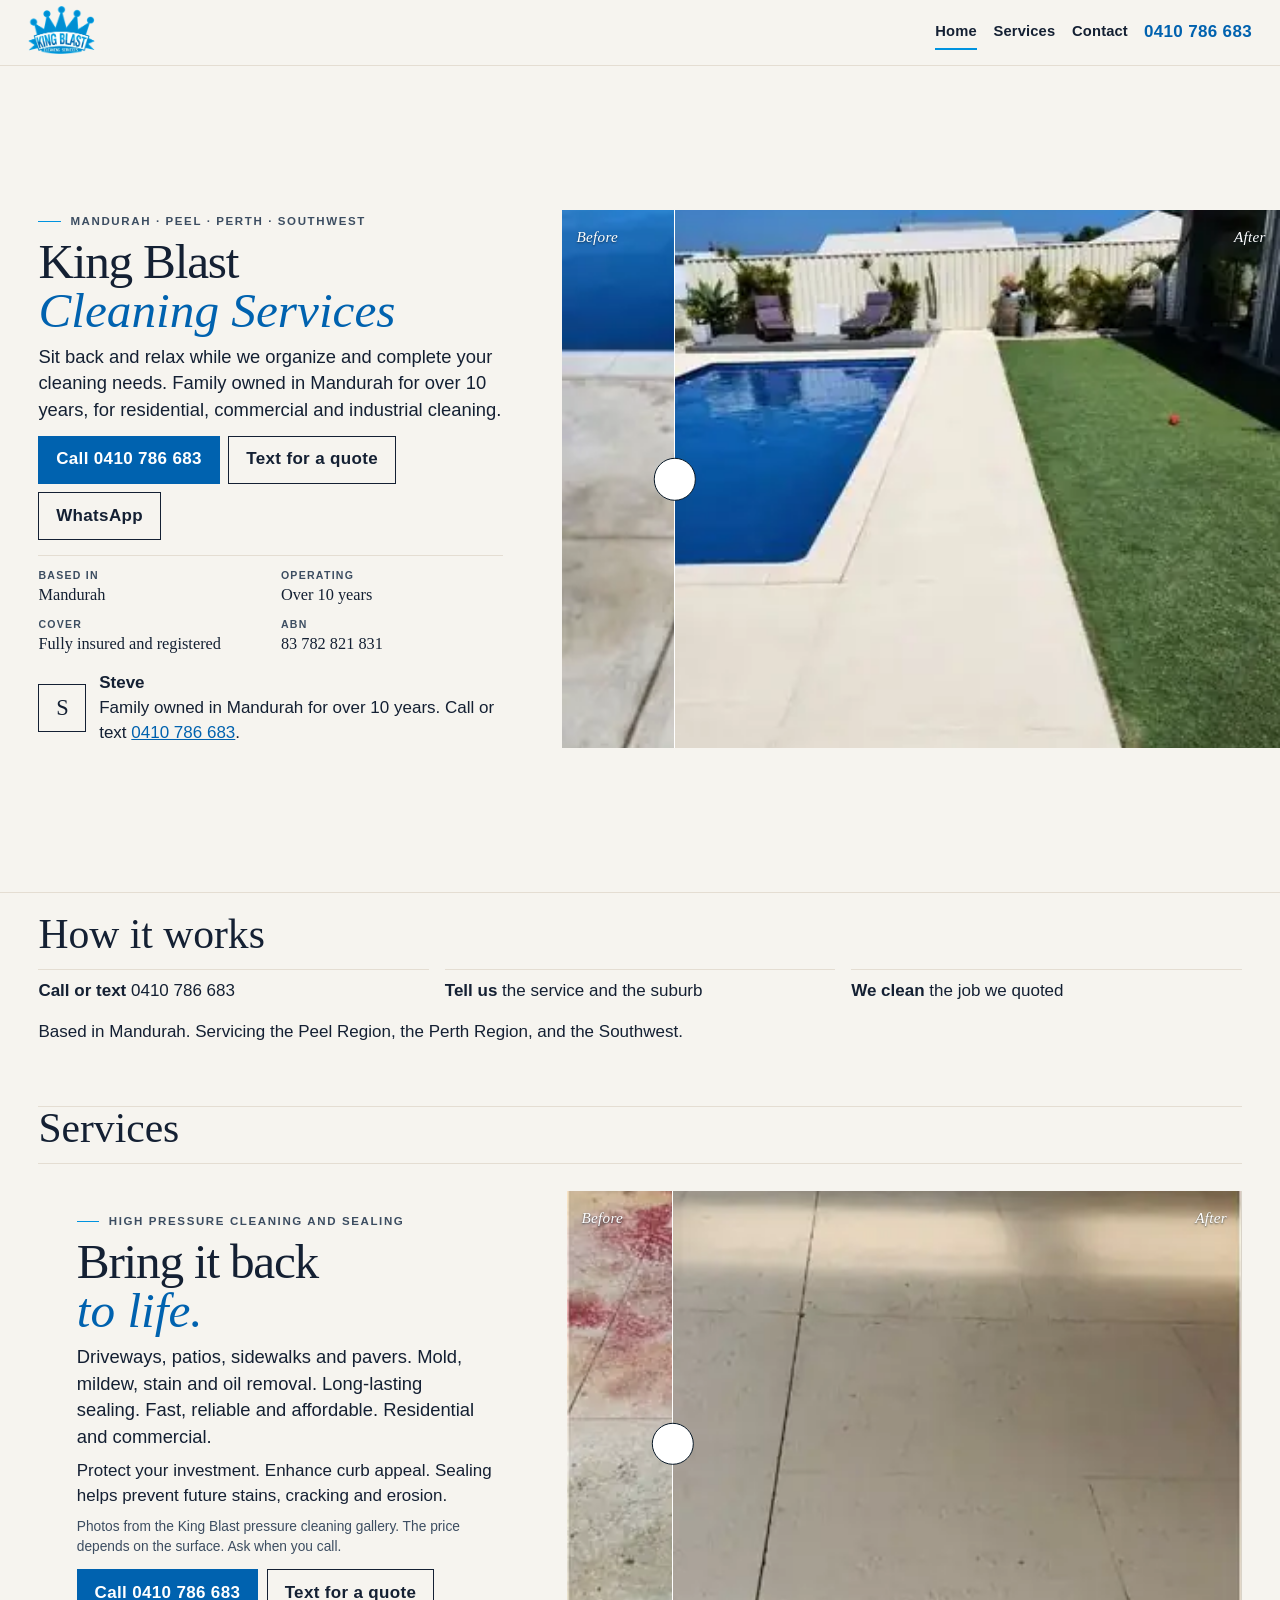
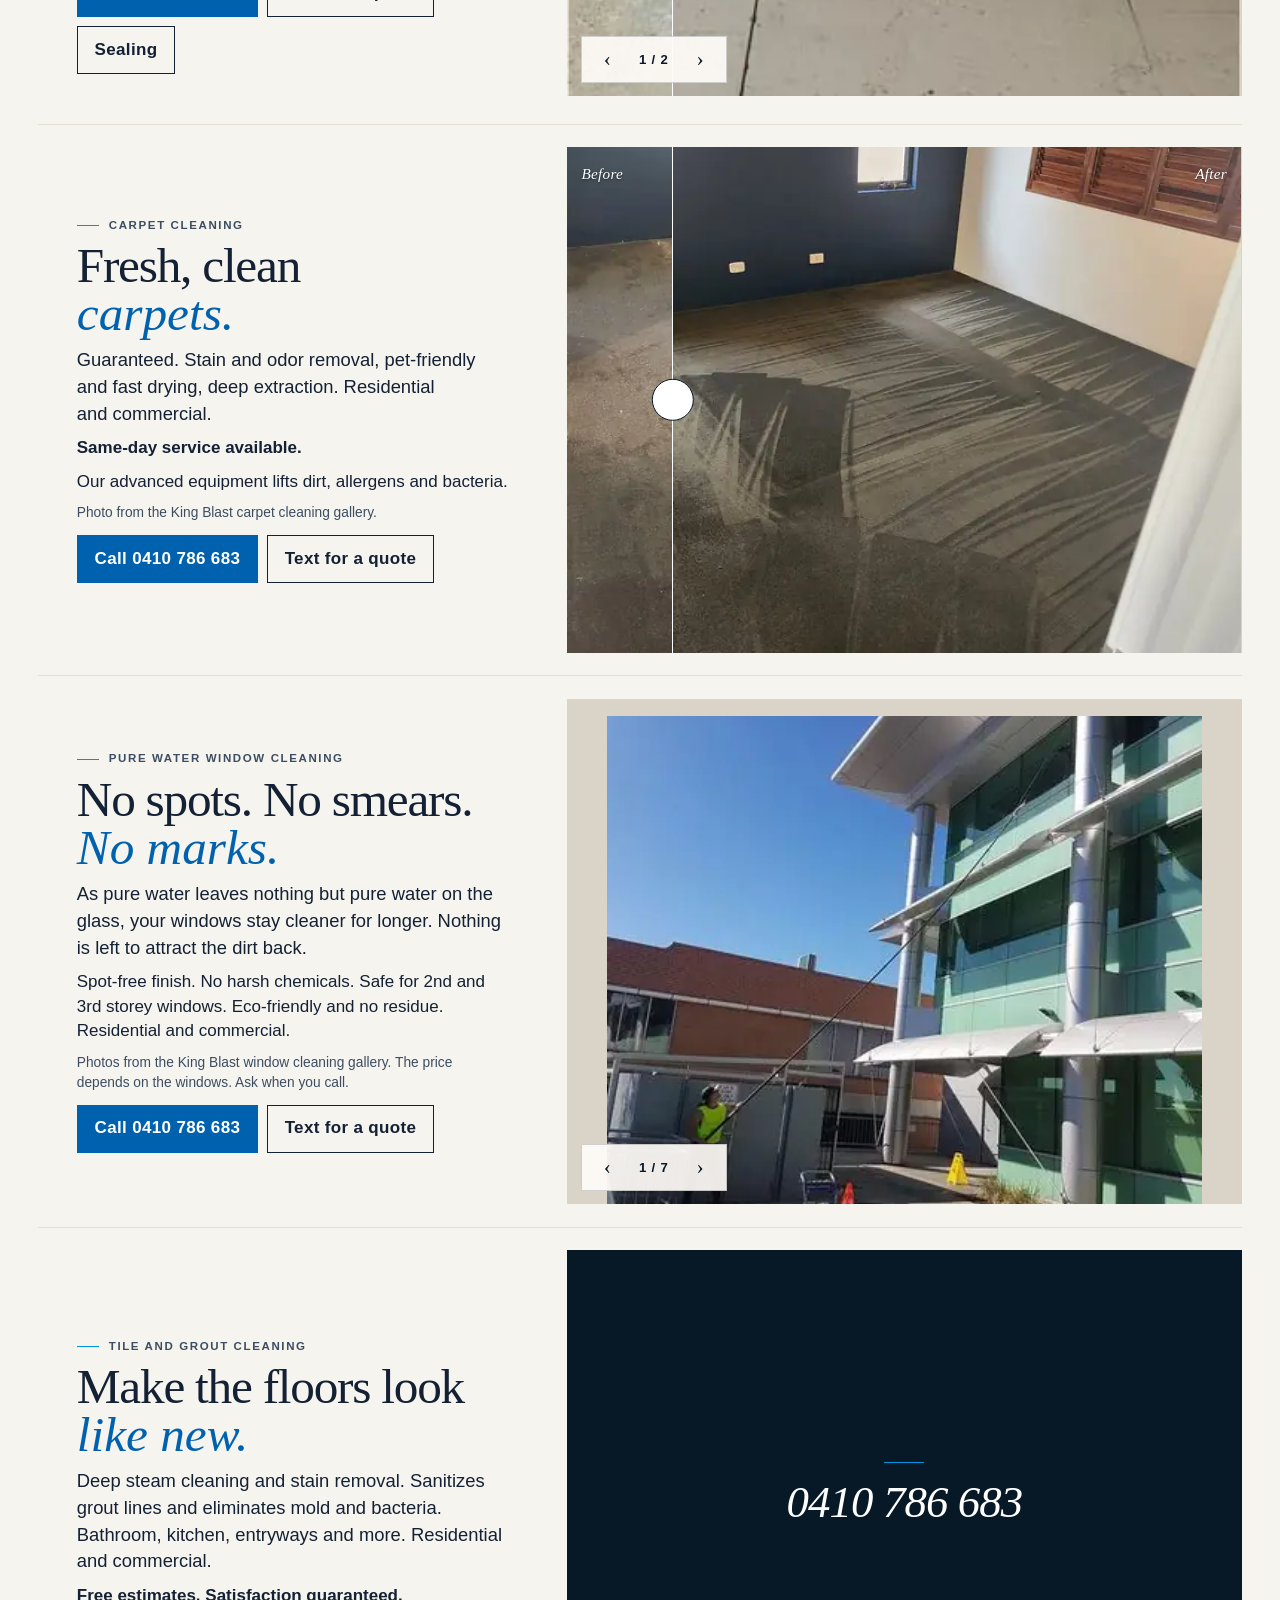
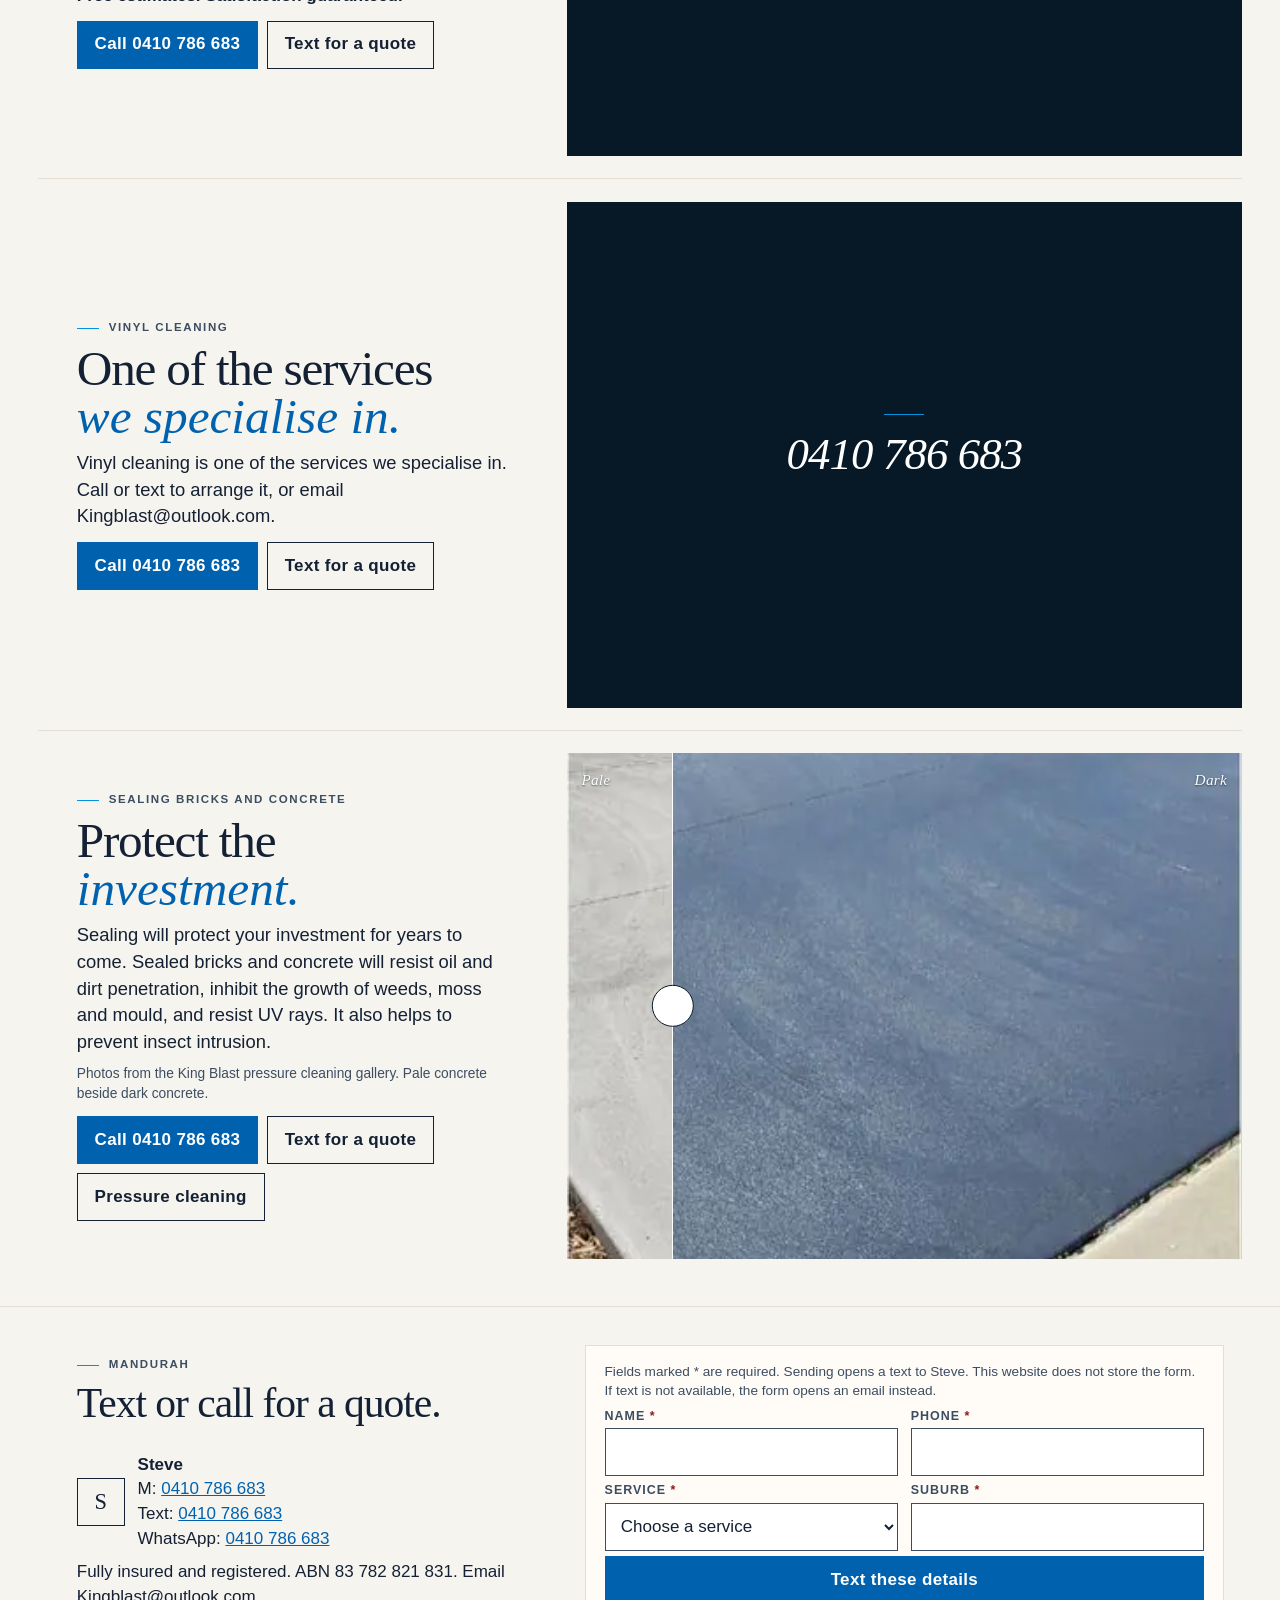
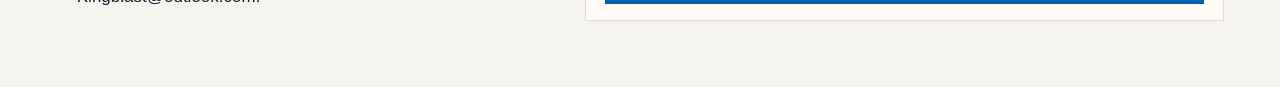
<file: index.html>
<!DOCTYPE html>
<html lang="en-AU">
<head>
  <meta charset="utf-8">
  <meta name="viewport" content="width=device-width, initial-scale=1.0, viewport-fit=cover">
  <title>King Blast Cleaning Services | Mandurah WA</title>
  <meta name="description" content="Family owned Mandurah business servicing the Peel Region, Perth Region and the Southwest. Window cleaning, carpet cleaning, tile and grout cleaning, vinyl cleaning, and high pressure cleaning and sealing.">
  <link rel="canonical" href="https://www.kingblast.com.au/">
  <meta property="og:site_name" content="King Blast Window and Pressure Cleaning">
  <meta property="og:type" content="website">
  <meta property="og:title" content="King Blast Cleaning Services | Mandurah WA">
  <meta property="og:description" content="Family owned Mandurah business. Window, carpet, tile and grout, vinyl, and high pressure cleaning and sealing.">
  <meta property="og:url" content="https://www.kingblast.com.au/">
  <meta property="og:image" content="https://www.kingblast.com.au/img/pool-path.webp">
  <meta property="og:image:width" content="372">
  <meta property="og:image:height" content="406">
  <meta property="og:locale" content="en_AU">
  <meta name="twitter:card" content="summary_large_image">
  <meta name="twitter:title" content="King Blast Cleaning Services | Mandurah WA">
  <meta name="twitter:description" content="Family owned Mandurah business. Window, carpet, tile and grout, vinyl, and high pressure cleaning and sealing.">
  <meta name="twitter:image" content="https://www.kingblast.com.au/img/pool-path.webp">
  <!-- When kingblast.com.au points at this site, 301 the old Weebly URLs to these anchors. Add review schema only after real reviews are published on the page. -->
  <meta name="theme-color" content="#071827">
  <link rel="icon" href="img/favicon-32.png" type="image/png" sizes="32x32">
  <link rel="apple-touch-icon" href="img/apple-touch.png">
  <style>body{margin:0;background:#f6f4ef;color:#142033;font-family:Georgia,"Times New Roman",serif}.site-header{background:#f6f4ef;color:#142033;border-bottom:1px solid #e4ddd2}</style>
  <link rel="stylesheet" href="css/styles.css?v=10">
  <script type="application/ld+json">
  {
    "@context": "https://schema.org",
    "@type": "CleaningService",
    "@id": "https://www.kingblast.com.au/#business",
    "name": "King Blast Cleaning Services",
    "url": "https://www.kingblast.com.au/",
    "telephone": "+61-410-786-683",
    "email": "Kingblast@outlook.com",
    "image": "https://www.kingblast.com.au/img/pool-path.webp",
    "address": {
      "@type": "PostalAddress",
      "addressLocality": "Mandurah",
      "addressRegion": "WA",
      "addressCountry": "AU"
    },
    "areaServed": ["Peel Region", "Perth Region", "Southwest"],
    "additionalProperty": {
      "@type": "PropertyValue",
      "name": "ABN",
      "value": "83 782 821 831"
    }
  }
  </script>
</head>
<body class="app">
  <a class="skip" href="#home">Skip to content</a>
  <header class="site-header">
    <div class="header-bar">
      <a class="brand" href="#home">
        <img src="img/logo.webp" width="360" height="254" alt="King Blast Cleaning Services">
      </a>
      <nav class="site-nav" aria-label="Primary">
        <button class="menu-button" type="button" popovertarget="site-menu" popovertargetaction="toggle" aria-controls="site-menu">
          <span class="menu-glyph" aria-hidden="true"></span>
          <span>Menu</span>
        </button>
        <ul id="site-menu" class="site-menu" popover="auto">
          <li><a href="#home">Home</a></li>
          <li><a href="#services">Services</a></li>
          <li><a href="#contact">Contact</a></li>
        </ul>
      </nav>
      <a class="header-call" href="tel:0410786683">0410 786 683</a>
    </div>
  </header>
  <main class="page" id="main">
    <section class="hero" id="home" aria-labelledby="home-title">
      <div class="copy">
        <p class="kicker">Mandurah · Peel · Perth · Southwest</p>
        <h1 id="home-title">King Blast<br><em>Cleaning Services</em></h1>
        <p class="lede">Sit back and relax while we organize and complete your cleaning needs. Family owned in Mandurah for over 10 years, for residential, commercial and industrial cleaning.</p>
        <div class="actions">
          <a class="btn" href="tel:0410786683">Call 0410 786 683</a>
          <a class="btn btn-ghost" href="sms:0410786683?&amp;body=Hi%20Steve%2C%20I%27d%20like%20a%20quote.">Text for a quote</a>
          <a class="btn btn-ghost" href="https://wa.me/61410786683?text=Hi%20Steve%2C%20I%27d%20like%20a%20quote.">WhatsApp</a>
        </div>
        <ul class="facts">
          <li><span>Based in</span> Mandurah</li>
          <li><span>Operating</span> Over 10 years</li>
          <li><span>Cover</span> Fully insured and registered</li>
          <li><span>ABN</span> 83 782 821 831</li>
        </ul>
        <div class="owner">
          <p class="owner-mark" aria-hidden="true">S</p>
          <p><strong>Steve</strong><br>Family owned in Mandurah for over 10 years. Call or text <a href="tel:0410786683">0410 786 683</a>.</p>
        </div>
      </div>
      <div class="stage" data-stage="compare" aria-label="Pool surround, before and after">
        <div class="slides">
          <div class="slide is-on">
            <div class="ba">
              <img class="ba-after" src="img/pool-path.webp" width="372" height="406" alt="Pool, pale concrete path and artificial grass beside a house" fetchpriority="high">
              <div class="ba-clip">
                <img src="img/pool-mottled.webp" width="372" height="406" alt="The same pool path with grey mottling on the concrete" fetchpriority="high">
              </div>
              <span class="ba-tag ba-tag-a">Before</span>
              <span class="ba-tag ba-tag-b">After</span>
              <span class="ba-bar" aria-hidden="true"></span>
              <input class="ba-range" type="range" min="4" max="96" value="50" aria-label="Drag to compare the mottled path and the pale path">
            </div>
          </div>
        </div>
      </div>
    </section>

    <section class="band" aria-labelledby="steps-title">
      <h2 id="steps-title">How it works</h2>
      <ol class="steps">
        <li><strong>Call or text</strong> 0410 786 683</li>
        <li><strong>Tell us</strong> the service and the suburb</li>
        <li><strong>We clean</strong> the job we quoted</li>
      </ol>
      <p>Based in Mandurah. Servicing the Peel Region, the Perth Region, and the Southwest.</p>
    </section>

    <section class="jobs" id="services" aria-labelledby="services-title">
      <header class="jobs-intro">
        <h2 id="services-title">Services</h2>
      </header>
      <article class="job" id="pressure" aria-labelledby="pressure-title">
      <div class="copy">
        <p class="kicker">High pressure cleaning and sealing</p>
        <h2 id="pressure-title">Bring it back<br><em>to life.</em></h2>
        <p class="lede">Driveways, patios, sidewalks and pavers. Mold, mildew, stain and oil removal. Long-lasting sealing. Fast, reliable and affordable. Residential and commercial.</p>
        <p>Protect your investment. Enhance curb appeal. Sealing helps prevent future stains, cracking and erosion.</p>
        <p class="note">Photos from the King Blast pressure cleaning gallery. The price depends on the surface. Ask when you call.</p>
        <div class="actions">
          <a class="btn" href="tel:0410786683">Call 0410 786 683</a>
          <a class="btn btn-ghost" href="sms:0410786683?&amp;body=Hi%20Steve%2C%20I%27d%20like%20a%20quote%20for%20pressure%20cleaning.">Text for a quote</a>
          <a class="btn btn-ghost" href="#sealing">Sealing</a>
        </div>
      </div>
      <div class="stage" data-stage="compare">
        <div class="slides">
          <div class="slide is-on">
            <div class="ba">
              <img class="ba-after" src="img/patio-plain.webp" width="383" height="778" alt="Paved patio with a clean surface beside a house" loading="lazy" decoding="async">
              <div class="ba-clip">
                <img src="img/patio-marked.webp" width="383" height="778" alt="The same patio with red paint marks on the pavers" loading="lazy" decoding="async">
              </div>
              <span class="ba-tag ba-tag-a">Before</span>
              <span class="ba-tag ba-tag-b">After</span>
              <span class="ba-bar" aria-hidden="true"></span>
              <input class="ba-range" type="range" min="4" max="96" value="50" aria-label="Drag to compare the marked patio and the clean patio">
            </div>
          </div>
          <div class="slide">
            <div class="ba">
              <img class="ba-after" src="img/driveway-clean.webp" width="480" height="640" alt="Pale exposed-aggregate driveway beside a grass verge" loading="lazy" decoding="async">
              <div class="ba-clip">
                <img src="img/driveway-stained.webp" width="480" height="640" alt="Exposed-aggregate driveway with a yellow-brown stain beside a grass verge" loading="lazy" decoding="async">
              </div>
              <span class="ba-tag ba-tag-a">Before</span>
              <span class="ba-tag ba-tag-b">After</span>
              <span class="ba-bar" aria-hidden="true"></span>
              <input class="ba-range" type="range" min="4" max="96" value="50" aria-label="Drag to compare the stained driveway and the pale driveway">
            </div>
          </div>
        </div>
        <div class="stage-nav">
          <button type="button" data-dir="-1" aria-label="Previous photo">‹</button>
          <span data-count>1 / 2</span>
          <button type="button" data-dir="1" aria-label="Next photo">›</button>
        </div>
      </div>
      </article>

      <article class="job" id="carpet" aria-labelledby="carpet-title">
      <div class="copy">
        <p class="kicker">Carpet cleaning</p>
        <h2 id="carpet-title">Fresh, clean<br><em>carpets.</em></h2>
        <p class="lede">Guaranteed. Stain and odor removal, pet-friendly and fast drying, deep extraction. Residential and commercial.</p>
        <p class="avail">Same-day service available.</p>
        <p>Our advanced equipment lifts dirt, allergens and bacteria.</p>
        <p class="note">Photo from the King Blast carpet cleaning gallery.</p>
        <div class="actions">
          <a class="btn" href="tel:0410786683">Call 0410 786 683</a>
          <a class="btn btn-ghost" href="sms:0410786683?&amp;body=Hi%20Steve%2C%20I%27d%20like%20a%20quote%20for%20carpet%20cleaning.">Text for a quote</a>
        </div>
      </div>
      <div class="stage" data-stage="compare" aria-label="Carpet, before and after">
        <div class="slides">
          <div class="slide is-on">
            <div class="ba">
              <img class="ba-after" src="img/carpet-vacuumed.webp" width="600" height="800" alt="Grey carpet with vacuum lines in a room with a navy wall and timber shutters" loading="lazy" decoding="async">
              <div class="ba-clip">
                <img src="img/carpet-soiled.webp" width="600" height="800" alt="Soiled grey carpet with a lighter rectangular mark, in a room with a navy wall" loading="lazy" decoding="async">
              </div>
              <span class="ba-tag ba-tag-a">Before</span>
              <span class="ba-tag ba-tag-b">After</span>
              <span class="ba-bar" aria-hidden="true"></span>
              <input class="ba-range" type="range" min="4" max="96" value="50" aria-label="Drag to compare the soiled carpet and the vacuumed carpet">
            </div>
          </div>
        </div>
      </div>
      </article>

      <article class="job" id="windows" aria-labelledby="windows-title">
      <div class="copy">
        <p class="kicker">Pure water window cleaning</p>
        <h2 id="windows-title">No spots. No smears.<br><em>No marks.</em></h2>
        <p class="lede">As pure water leaves nothing but pure water on the glass, your windows stay cleaner for longer. Nothing is left to attract the dirt back.</p>
        <p>Spot-free finish. No harsh chemicals. Safe for 2nd and 3rd storey windows. Eco-friendly and no residue. Residential and commercial.</p>
        <p class="note">Photos from the King Blast window cleaning gallery. The price depends on the windows. Ask when you call.</p>
        <div class="actions">
          <a class="btn" href="tel:0410786683">Call 0410 786 683</a>
          <a class="btn btn-ghost" href="sms:0410786683?&amp;body=Hi%20Steve%2C%20I%27d%20like%20a%20quote%20for%20window%20cleaning.">Text for a quote</a>
        </div>
      </div>
      <div class="stage" data-stage="photos">
        <figure class="photo is-on">
          <img src="img/window-worker.webp" width="400" height="533" alt="A person in a hi-vis shirt using a water-fed pole on a glass building, with hoses on the pavement" loading="lazy" decoding="async">
        </figure>
        <figure class="photo">
          <img src="img/window-pole.webp" width="400" height="533" alt="A water-fed pole leaned against a multi-storey glass front" loading="lazy" decoding="async">
        </figure>
        <figure class="photo">
          <img src="img/window-glass.webp" width="400" height="533" alt="A person in a hi-vis shirt cleaning blue glass above a driveway, with hoses on the ground" loading="lazy" decoding="async">
        </figure>
        <figure class="photo">
          <img src="img/window-reflection.webp" width="400" height="300" alt="Reflection of a person holding a pole in a grid of windows" loading="lazy" decoding="async">
        </figure>
        <figure class="photo">
          <img src="img/window-facade.webp" width="400" height="300" alt="Glass and metal facade of a commercial building" loading="lazy" decoding="async">
        </figure>
        <figure class="photo">
          <img src="img/window-library.webp" width="400" height="300" alt="Glass front of a building. Part of a red sign reads BRARY" loading="lazy" decoding="async">
        </figure>
        <figure class="photo">
          <img src="img/window-withers.webp" width="400" height="300" alt="Front of Withers Community Library" loading="lazy" decoding="async">
        </figure>
        <div class="stage-nav">
          <button type="button" data-dir="-1" aria-label="Previous photo">‹</button>
          <span data-count>1 / 7</span>
          <button type="button" data-dir="1" aria-label="Next photo">›</button>
        </div>
      </div>
      </article>

      <article class="job" id="tile" aria-labelledby="tile-title">
      <div class="copy">
        <p class="kicker">Tile and grout cleaning</p>
        <h2 id="tile-title">Make the floors look<br><em>like new.</em></h2>
        <p class="lede">Deep steam cleaning and stain removal. Sanitizes grout lines and eliminates mold and bacteria. Bathroom, kitchen, entryways and more. Residential and commercial.</p>
        <p class="avail">Free estimates. Satisfaction guaranteed.</p>
        <div class="actions">
          <a class="btn" href="tel:0410786683">Call 0410 786 683</a>
          <a class="btn btn-ghost" href="sms:0410786683?&amp;body=Hi%20Steve%2C%20I%27d%20like%20a%20quote%20for%20tile%20and%20grout%20cleaning.">Text for a quote</a>
        </div>
      </div>
      <div class="stage">
        <div class="quiet">
          <p><a href="tel:0410786683">0410 786 683</a></p>
        </div>
      </div>
      </article>

      <article class="job" id="vinyl" aria-labelledby="vinyl-title">
      <div class="copy">
        <p class="kicker">Vinyl cleaning</p>
        <h2 id="vinyl-title">One of the services<br><em>we specialise in.</em></h2>
        <p class="lede">Vinyl cleaning is one of the services we specialise in. Call or text to arrange it, or email Kingblast@outlook.com.</p>
        <div class="actions">
          <a class="btn" href="tel:0410786683">Call 0410 786 683</a>
          <a class="btn btn-ghost" href="sms:0410786683?&amp;body=Hi%20Steve%2C%20I%27d%20like%20a%20quote%20for%20vinyl%20cleaning.">Text for a quote</a>
        </div>
      </div>
      <div class="stage">
        <div class="quiet">
          <p><a href="tel:0410786683">0410 786 683</a></p>
        </div>
      </div>
      </article>

      <article class="job" id="sealing" aria-labelledby="sealing-title">
      <div class="copy">
        <p class="kicker">Sealing bricks and concrete</p>
        <h2 id="sealing-title">Protect the<br><em>investment.</em></h2>
        <p class="lede">Sealing will protect your investment for years to come. Sealed bricks and concrete will resist oil and dirt penetration, inhibit the growth of weeds, moss and mould, and resist UV rays. It also helps to prevent insect intrusion.</p>
        <p class="note">Photos from the King Blast pressure cleaning gallery. Pale concrete beside dark concrete.</p>
        <div class="actions">
          <a class="btn" href="tel:0410786683">Call 0410 786 683</a>
          <a class="btn btn-ghost" href="sms:0410786683?&amp;body=Hi%20Steve%2C%20I%27d%20like%20a%20quote%20for%20sealing.">Text for a quote</a>
          <a class="btn btn-ghost" href="#pressure">Pressure cleaning</a>
        </div>
      </div>
      <div class="stage" data-stage="compare">
        <div class="slides">
          <div class="slide is-on">
            <div class="ba">
              <img class="ba-after" src="img/driveway-dark.webp" width="383" height="778" alt="Dark concrete driveway in front of a brick building, with an orange cone" loading="lazy" decoding="async">
              <div class="ba-clip">
                <img src="img/driveway-pale.webp" width="382" height="778" alt="Pale concrete driveway in front of a brick building, with wash marks on the slab" loading="lazy" decoding="async">
              </div>
              <span class="ba-tag ba-tag-a">Pale</span>
              <span class="ba-tag ba-tag-b">Dark</span>
              <span class="ba-bar" aria-hidden="true"></span>
              <input class="ba-range" type="range" min="4" max="96" value="50" aria-label="Drag to compare the pale concrete and the dark concrete">
            </div>
          </div>
        </div>
      </div>
      </article>
    </section>

    <section class="contact" id="contact" aria-labelledby="contact-title">
      <div class="copy">
        <p class="kicker">Mandurah</p>
        <h2 id="contact-title">Text or call for a quote.</h2>
        <div class="owner">
          <p class="owner-mark" aria-hidden="true">S</p>
          <p><strong>Steve</strong><br>M: <a href="tel:0410786683">0410 786 683</a><br>Text: <a href="sms:0410786683?&amp;body=Hi%20Steve%2C%20I%27d%20like%20a%20quote.">0410 786 683</a><br>WhatsApp: <a href="https://wa.me/61410786683?text=Hi%20Steve%2C%20I%27d%20like%20a%20quote.">0410 786 683</a></p>
        </div>
        <p>Fully insured and registered. ABN 83 782 821 831. Email Kingblast@outlook.com.</p>
      </div>
      <form id="quote" class="form" action="mailto:Kingblast@outlook.com" method="post" enctype="text/plain" aria-labelledby="contact-title" aria-describedby="quote-hint">
        <p class="hint" id="quote-hint">Fields marked * are required. Sending opens a text to Steve. This website does not store the form. If text is not available, the form opens an email instead.</p>
        <div class="hp" aria-hidden="true">
          <label for="company">Company</label>
          <input id="company" name="company" type="text" tabindex="-1" autocomplete="off" aria-hidden="true">
        </div>
        <div class="field">
          <label for="name">Name <span class="req" aria-hidden="true">*</span></label>
          <input id="name" name="name" type="text" autocomplete="name" required enterkeyhint="next" aria-invalid="false" data-error="err-name">
          <p class="error" id="err-name">Enter your name.</p>
        </div>
        <div class="field">
          <label for="phone">Phone <span class="req" aria-hidden="true">*</span></label>
          <input id="phone" name="phone" type="tel" inputmode="tel" autocomplete="tel" required enterkeyhint="next" aria-invalid="false" data-error="err-phone" minlength="8">
          <p class="error" id="err-phone">Enter a phone number.</p>
        </div>
        <div class="field">
          <label for="service">Service <span class="req" aria-hidden="true">*</span></label>
          <select id="service" name="service" required aria-invalid="false" data-error="err-service">
            <option value="">Choose a service</option>
            <option>Pressure cleaning</option>
            <option>Carpet cleaning</option>
            <option>Window cleaning</option>
            <option>Tile and grout cleaning</option>
            <option>Vinyl cleaning</option>
            <option>Sealing</option>
          </select>
          <p class="error" id="err-service">Choose a service.</p>
        </div>
        <div class="field">
          <label for="suburb">Suburb <span class="req" aria-hidden="true">*</span></label>
          <input id="suburb" name="suburb" type="text" autocomplete="address-level2" required enterkeyhint="send" aria-invalid="false" data-error="err-suburb">
          <p class="error" id="err-suburb">Enter your suburb.</p>
        </div>
        <button class="btn" type="submit">Text these details</button>
        <p id="quote-status" role="status" hidden></p>
      </form>
    </section>
  </main>
  <a class="call-bar" href="tel:0410786683">Call 0410 786 683</a>
  <script src="js/site.js?v=10" defer></script>
</body>
</html>
</file>
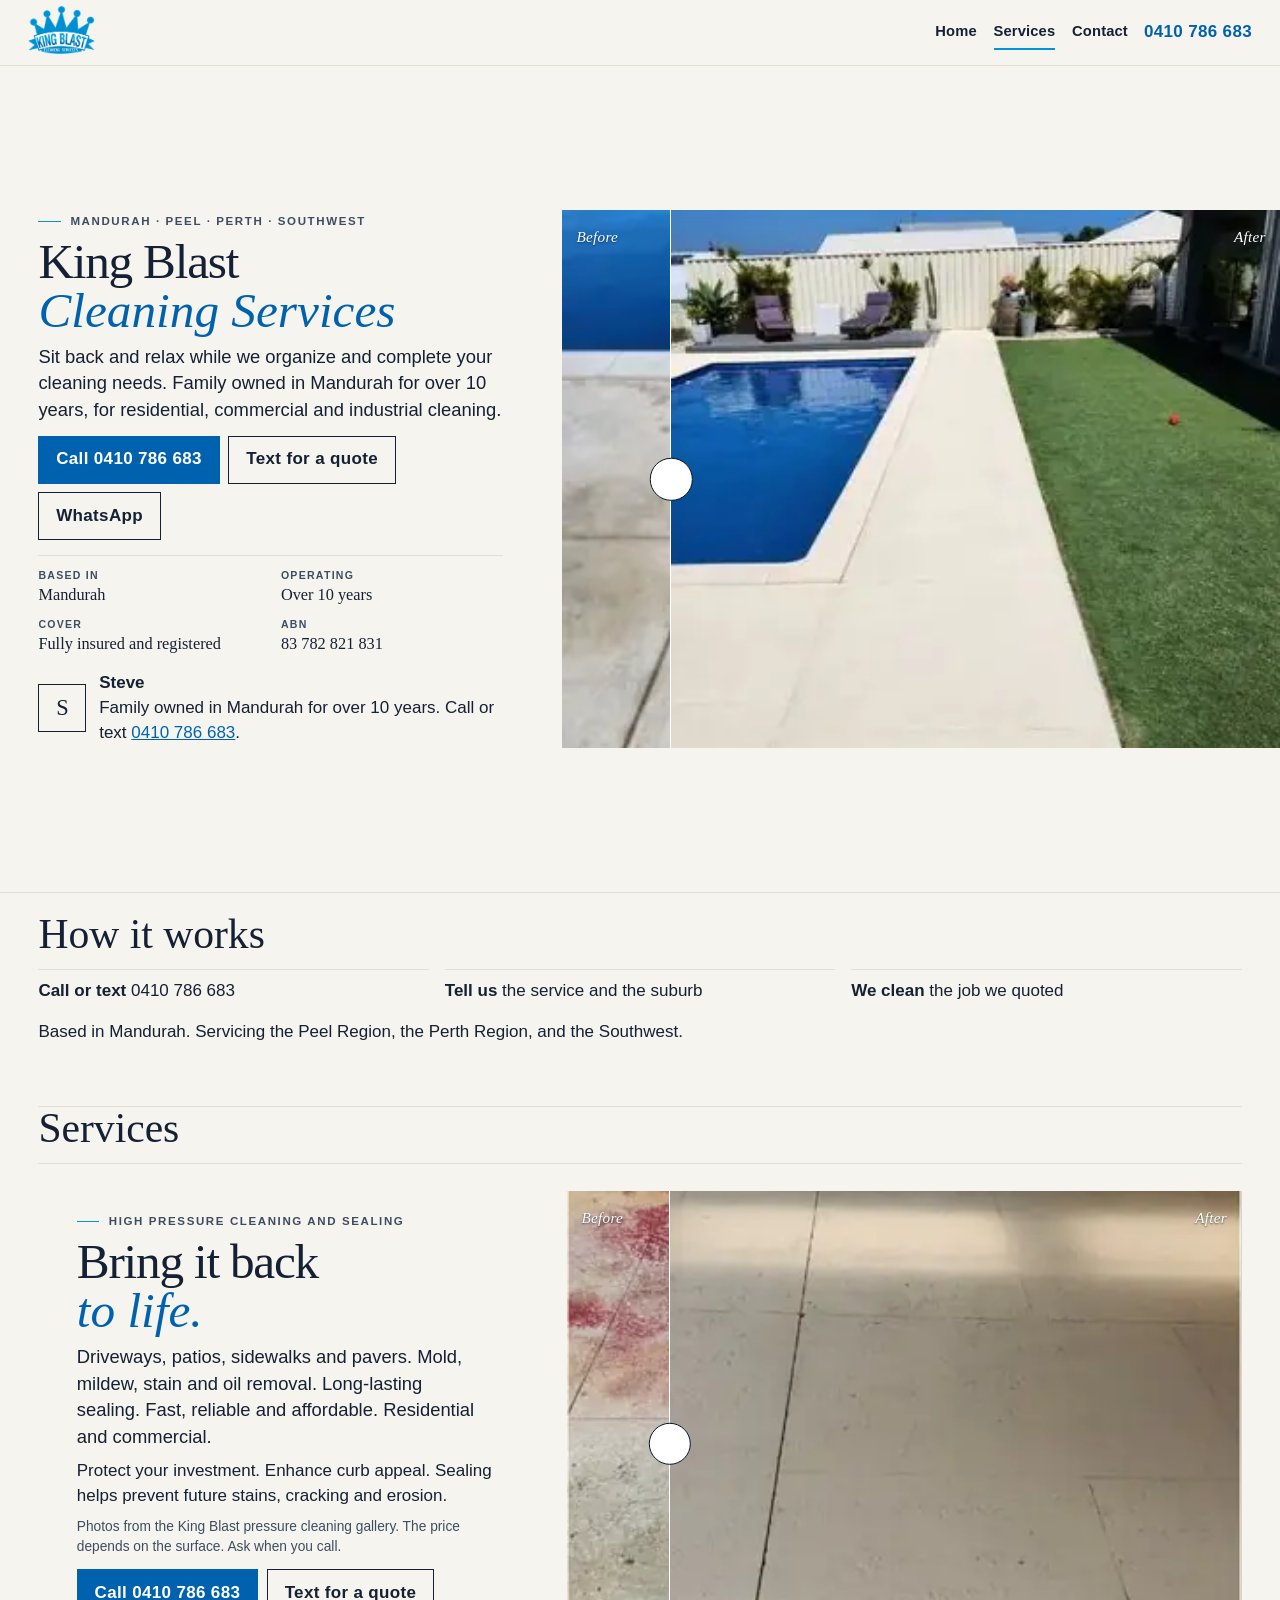
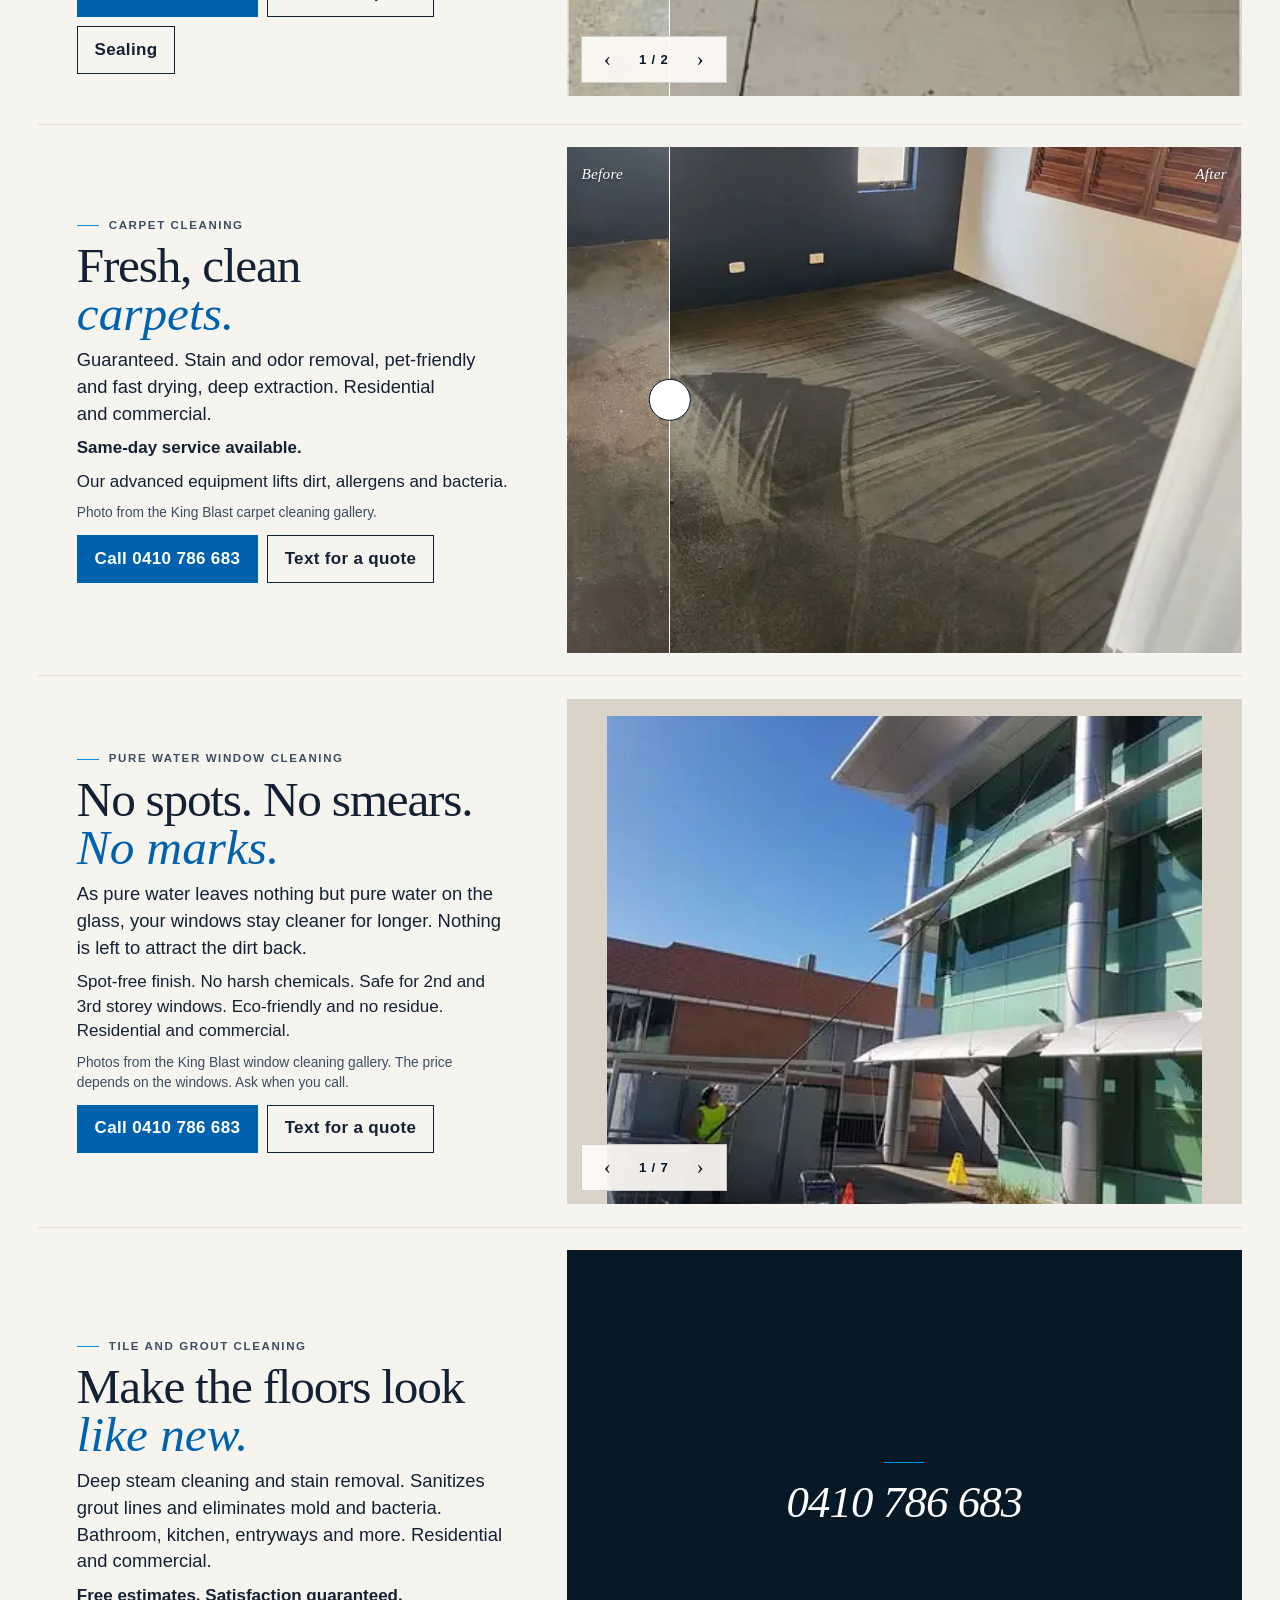
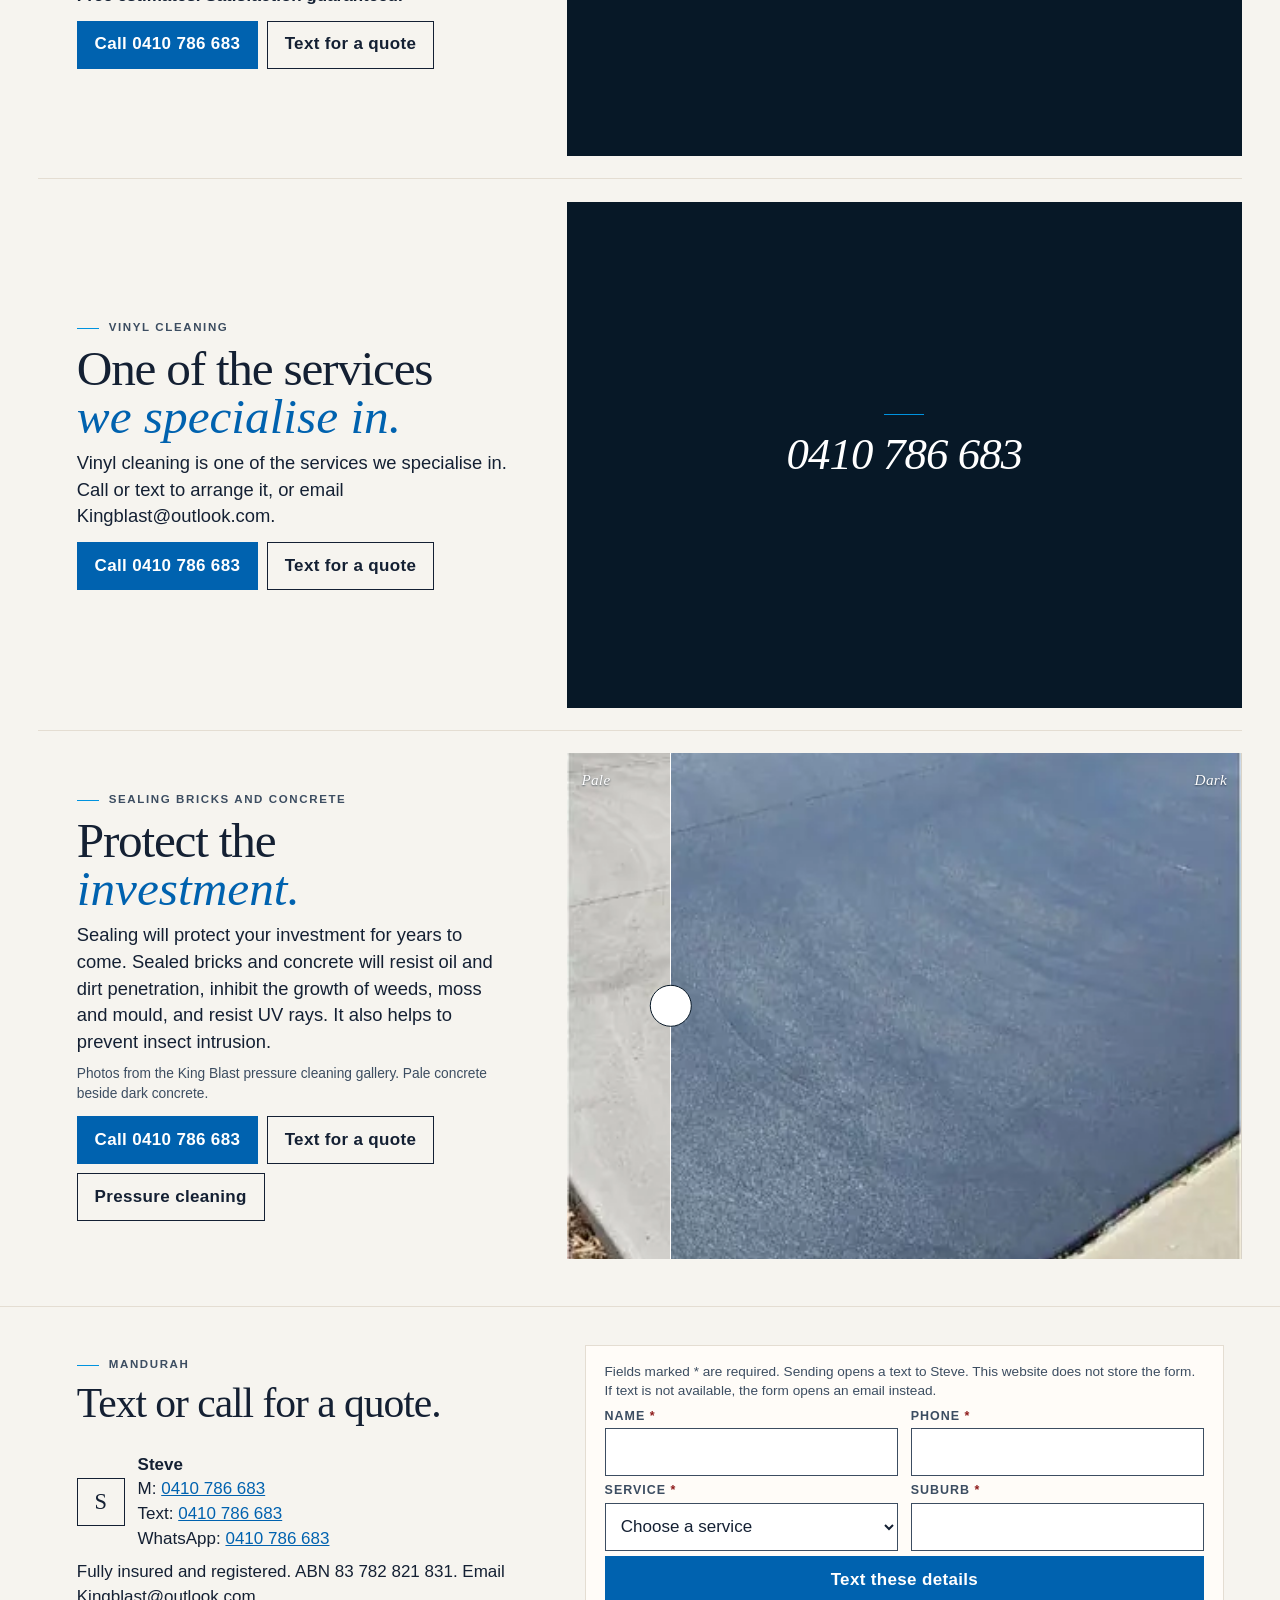
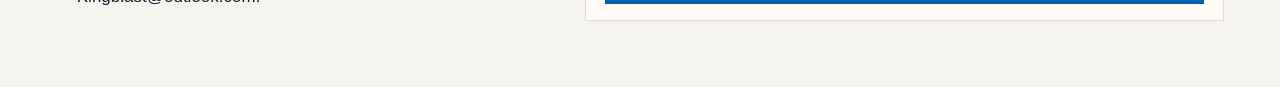
<file: sealing.html>
<!DOCTYPE html>
<html lang="en-AU">
<head>
  <meta charset="utf-8">
  <meta name="viewport" content="width=device-width, initial-scale=1.0">
  <title>Sealing | King Blast</title>
  <link rel="canonical" href="https://www.kingblast.com.au/#sealing">
  <meta http-equiv="refresh" content="0; url=index.html#sealing">
  <script>location.replace("index.html#sealing");</script>
</head>
<body>
  <p><a href="index.html#sealing">Sealing</a></p>
</body>
</html>
</file>
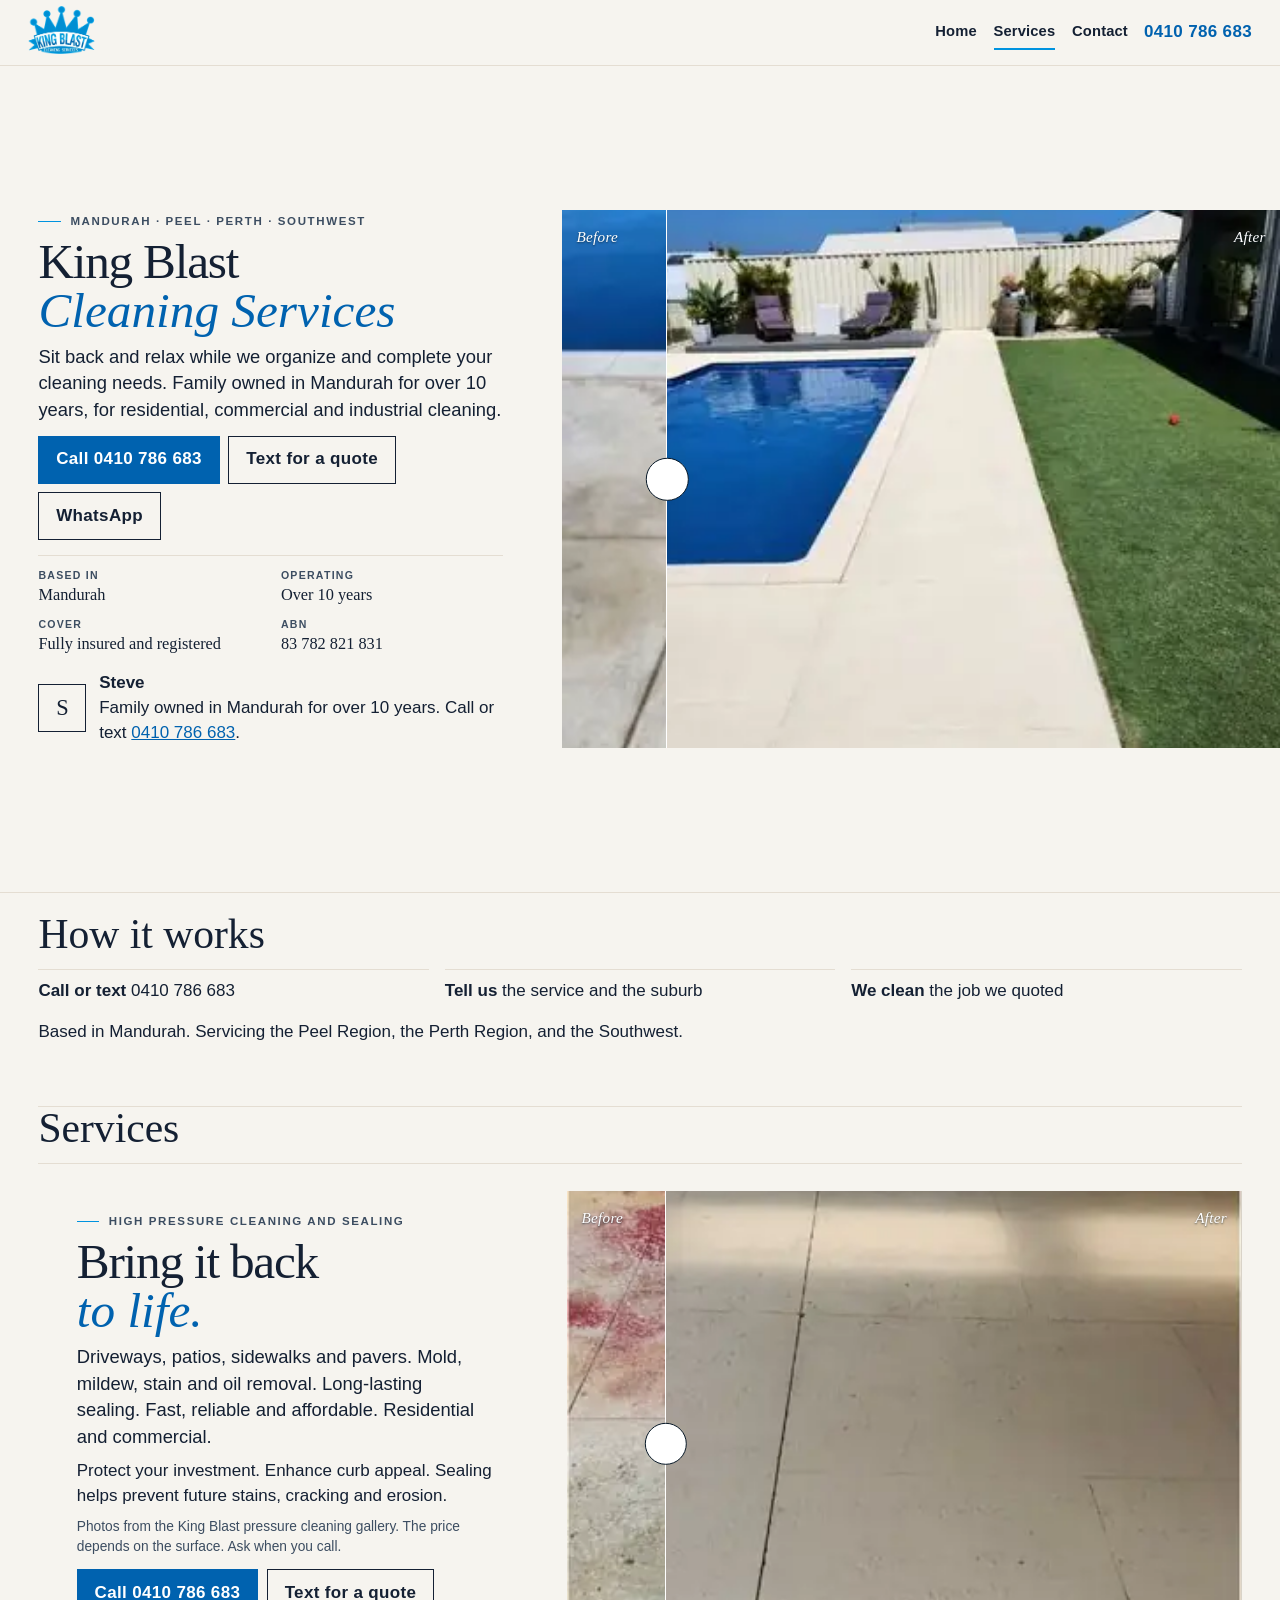
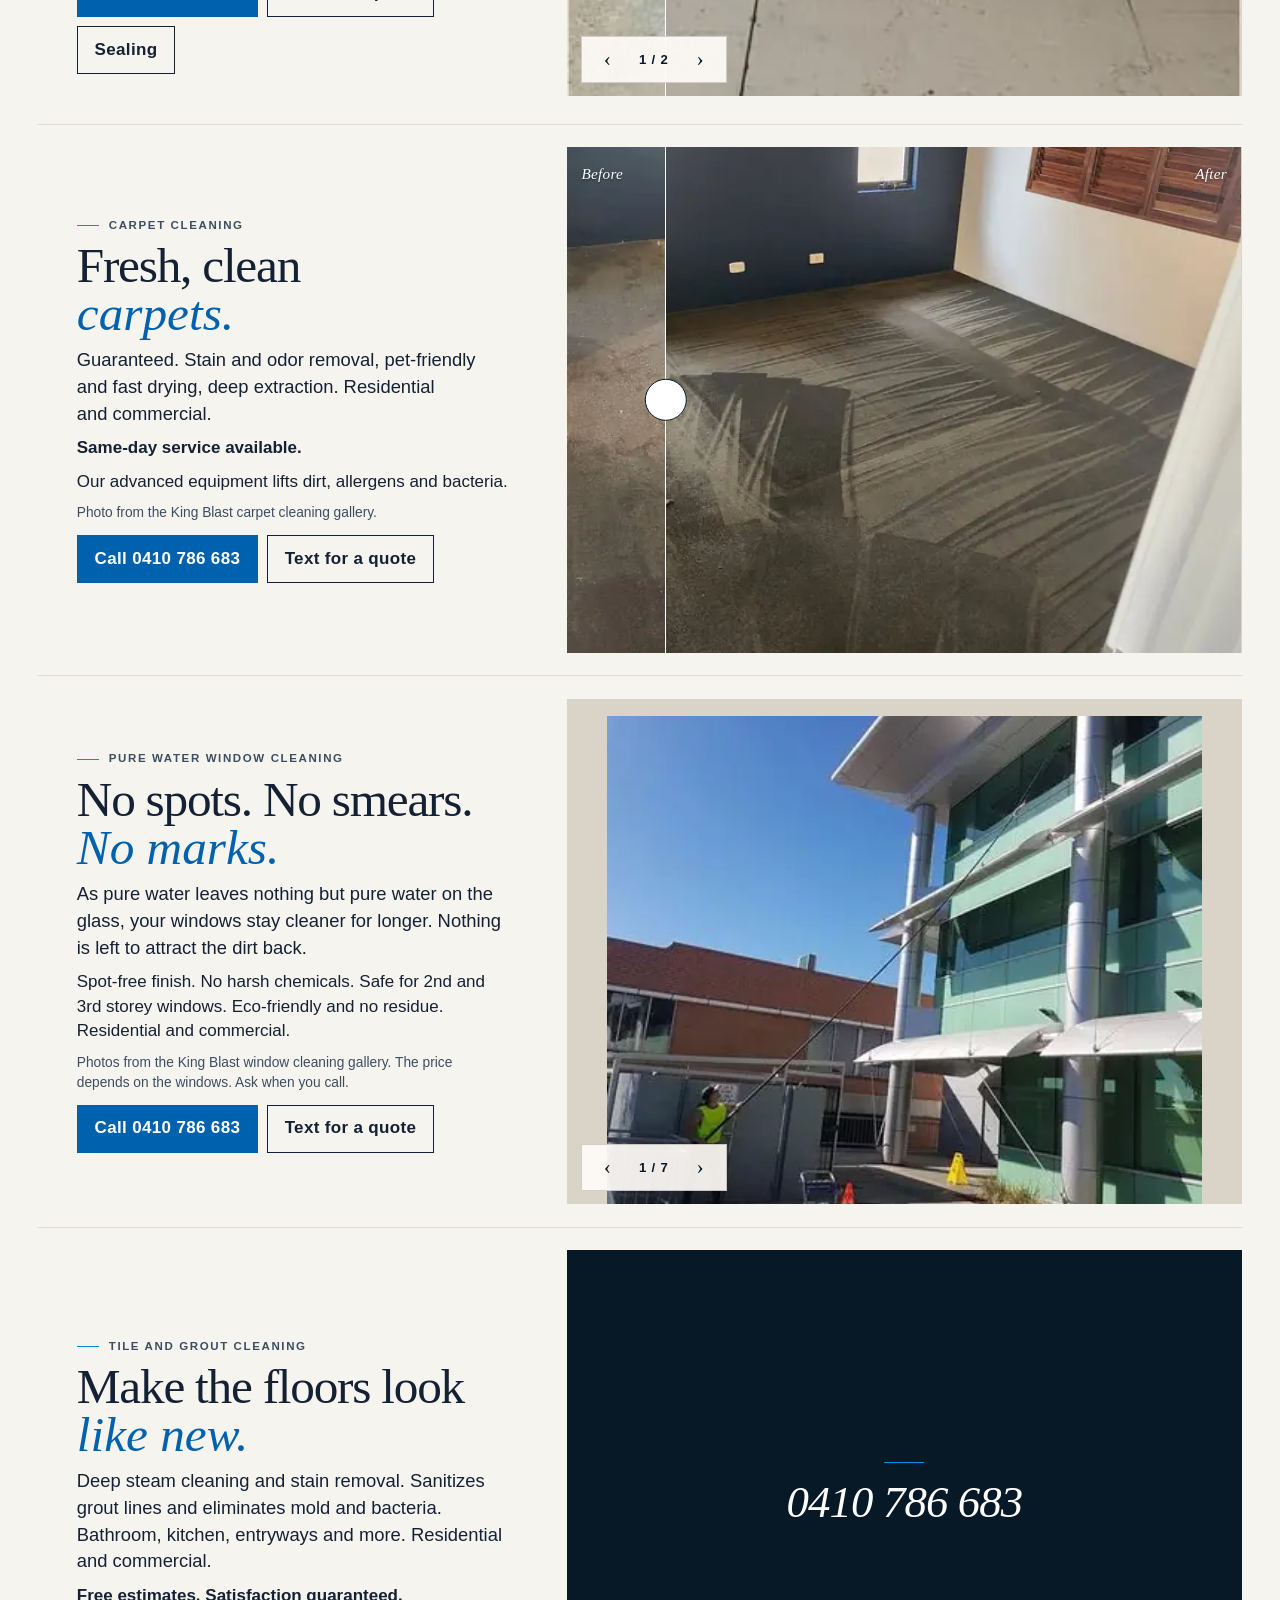
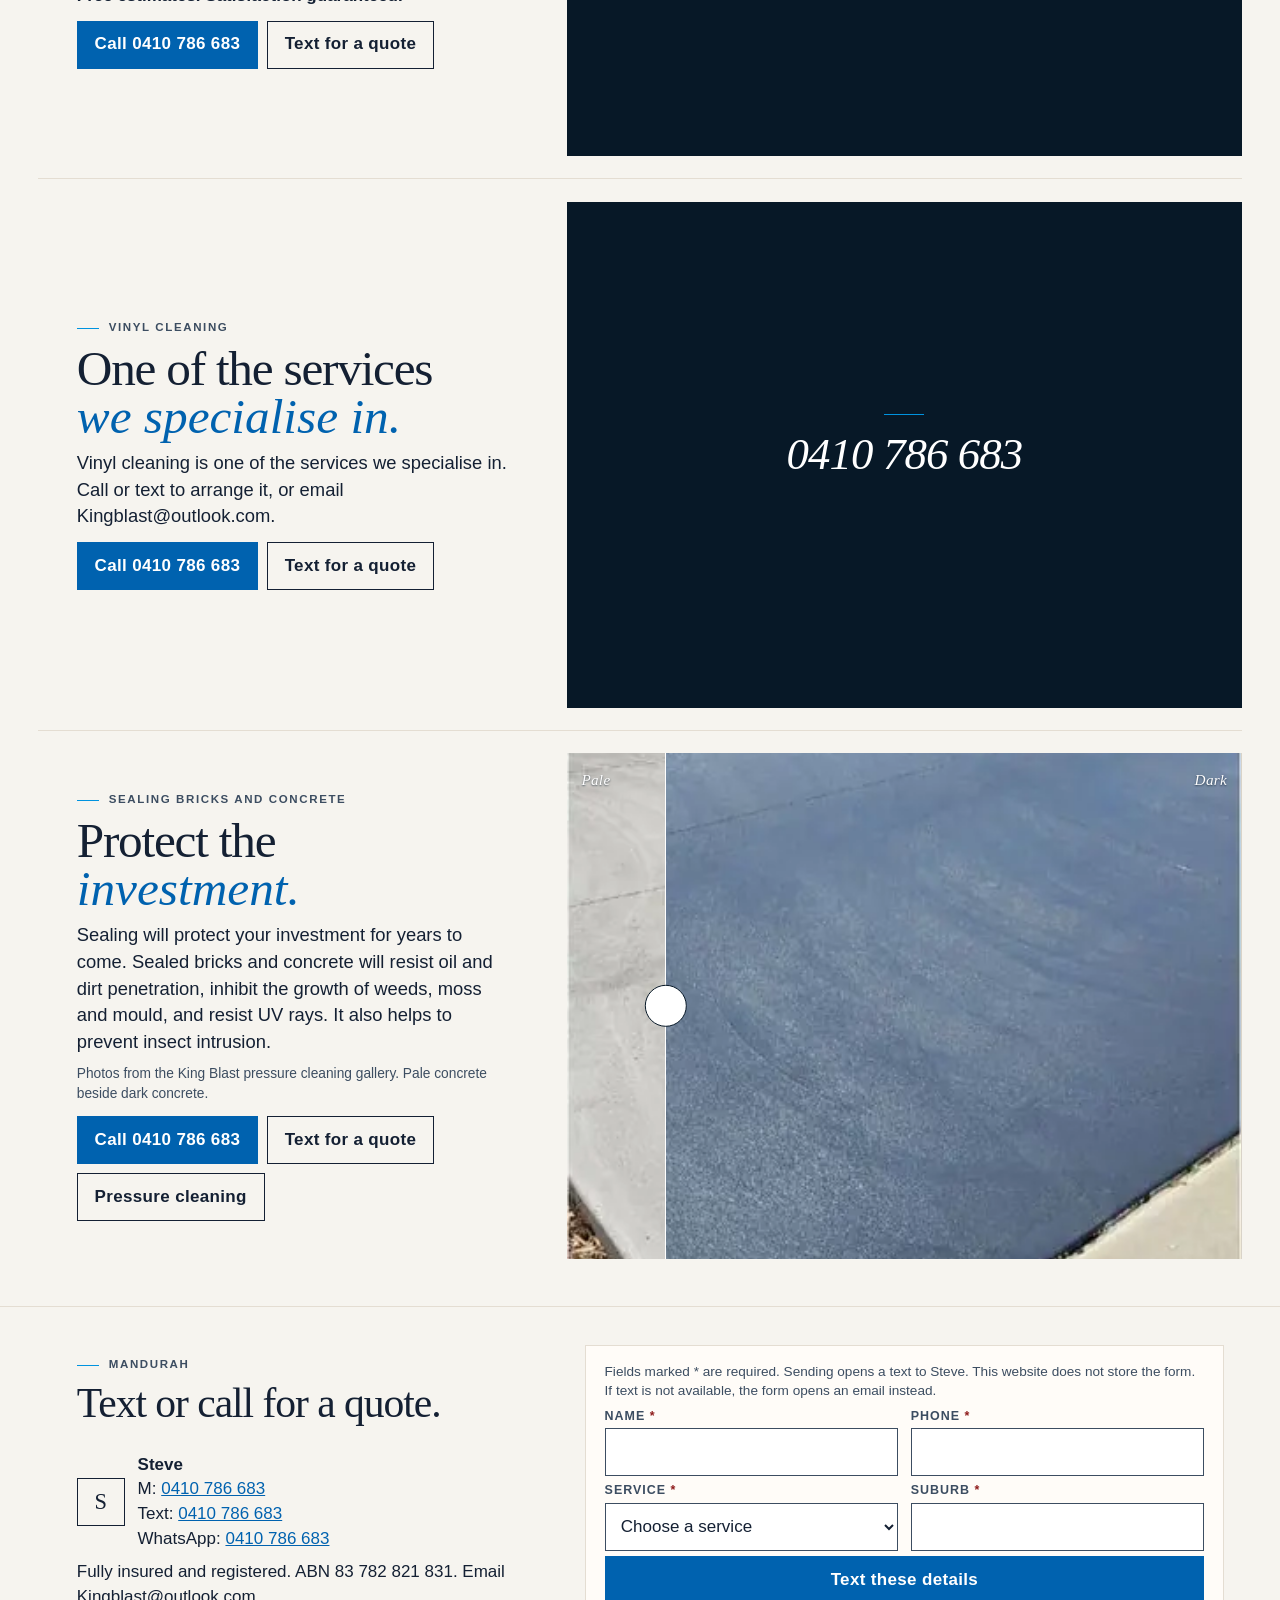
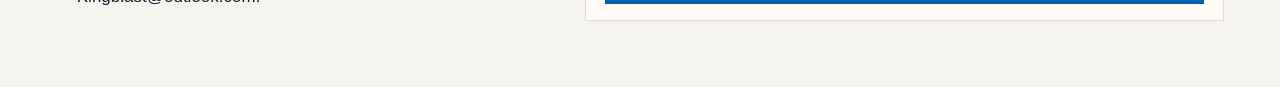
<file: window-cleaning.html>
<!DOCTYPE html>
<html lang="en-AU">
<head>
  <meta charset="utf-8">
  <meta name="viewport" content="width=device-width, initial-scale=1.0">
  <title>Pure water window cleaning | King Blast</title>
  <link rel="canonical" href="https://www.kingblast.com.au/#windows">
  <meta http-equiv="refresh" content="0; url=index.html#windows">
  <script>location.replace("index.html#windows");</script>
</head>
<body>
  <p><a href="index.html#windows">Pure water window cleaning</a></p>
</body>
</html>
</file>
<file: css/styles.css>
/* King Blast. Editorial one-screen layout.
   Logo crown #0093df is 3.37:1 on white, so text and buttons use #0062af (6.24:1). */

:root {
  color-scheme: light;
  --ink: #142033;
  --muted: #3c4d61;
  --paper: #f6f4ef;
  --card: #fffcf8;
  --line: #e4ddd2;
  --navy: #071827;
  --crown: #0093df;
  --blue: #0062af;
  --blue-press: #004e96;
  --accent: var(--blue);
  --accent-press: var(--blue-press);
  --error: #8e1b1b;
  --serif: Georgia, "Times New Roman", serif;
  --sans: "Segoe UI", "Helvetica Neue", Arial, sans-serif;
}

*,
*::before,
*::after {
  box-sizing: border-box;
}

html {
  height: 100%;
}

body {
  margin: 0;
  font-family: var(--sans);
  font-size: 1.0625rem;
  line-height: 1.45;
  color: var(--ink);
  background: var(--paper);
  overflow-wrap: anywhere;
}

::selection {
  background: var(--navy);
  color: #fff;
}

img {
  max-width: 100%;
  height: auto;
  display: block;
}

a {
  color: var(--accent);
}

a:hover {
  color: var(--accent-press);
}

:focus-visible {
  outline: 3px solid var(--crown);
  outline-offset: 3px;
}

.skip {
  position: absolute;
  inset-inline-start: 0.75rem;
  top: -4rem;
  z-index: 40;
  background: var(--card);
  color: var(--navy);
  padding: 0.6rem 1rem;
  font-weight: 700;
}

.skip:focus {
  top: 0.75rem;
}

body.app {
  height: auto;
  min-height: 100dvh;
  overflow: auto;
  display: block;
}

.site-header {
  background: var(--paper);
  color: var(--ink);
  border-block-end: 1px solid var(--line);
  overflow-x: clip;
}

.header-bar {
  display: flex;
  flex-wrap: nowrap;
  align-items: center;
  gap: 0.35rem 1rem;
  min-height: 3.6rem;
  padding-block: max(0.35rem, env(safe-area-inset-top, 0px)) 0.35rem;
  padding-inline-start: max(clamp(1rem, 2.5vw, 1.75rem), env(safe-area-inset-left, 0px));
  padding-inline-end: max(clamp(1rem, 2.5vw, 1.75rem), env(safe-area-inset-right, 0px));
}

.header-bar > * {
  flex-shrink: 0;
}

.brand {
  display: flex;
  margin-inline-end: auto;
}

.brand img {
  width: 4.75rem;
  height: auto;
}

.menu-button {
  display: inline-flex;
  align-items: center;
  justify-content: center;
  gap: 0.45rem;
  min-block-size: 2.75rem;
  min-inline-size: 2.75rem;
  padding: 0.2rem 0.75rem;
  border: 1px solid var(--ink);
  background: transparent;
  color: var(--ink);
  font: inherit;
  font-size: 1rem;
  font-weight: 700;
  cursor: pointer;
  anchor-name: --menu-button;
}

.menu-glyph {
  width: 1rem;
  height: 0.75rem;
  background:
    linear-gradient(currentColor, currentColor) 0 0 / 100% 2px no-repeat,
    linear-gradient(currentColor, currentColor) 0 50% / 100% 2px no-repeat,
    linear-gradient(currentColor, currentColor) 0 100% / 100% 2px no-repeat;
}

.site-menu {
  position: fixed;
  inset: auto;
  inset-block-start: 4.75rem;
  inset-block-start: anchor(--menu-button bottom);
  inset-inline-end: max(1rem, env(safe-area-inset-right, 0px));
  inline-size: min(80dvw, 18rem);
  max-inline-size: calc(100dvw - 2rem);
  block-size: fit-content;
  max-block-size: calc(100dvh - 6rem);
  margin: 0.5rem 0 0;
  padding: 0.35rem;
  overflow: auto;
  list-style: none;
  background: var(--card);
  color: var(--ink);
  border: 1px solid var(--line);
}

.site-nav a {
  display: flex;
  align-items: center;
  color: var(--ink);
  text-decoration: none;
  font-weight: 600;
  font-size: 1rem;
  letter-spacing: 0.01em;
  min-block-size: 2.75rem;
  padding-inline: 0.75rem;
  border-block-end: 2px solid transparent;
}

.site-header.is-wide .menu-button {
  display: none;
}

.site-header.is-wide .site-menu {
  position: static;
  display: flex;
  flex-wrap: nowrap;
  align-items: center;
  gap: 0.15rem 1.05rem;
  inline-size: auto;
  max-inline-size: none;
  block-size: auto;
  max-block-size: none;
  overflow: visible;
  margin: 0;
  padding: 0;
  border: 0;
  background: transparent;
  box-shadow: none;
}

.site-header.is-wide .site-menu::backdrop {
  display: none;
}

.site-header.is-wide .site-nav a {
  min-block-size: 2.25rem;
  padding-inline: 0;
  font-size: 0.92rem;
}

.site-header.is-measuring,
.site-header.is-measuring * {
  transition: none;
}

@supports not (selector(:popover-open)) {
  .menu-button {
    display: none;
  }

  .site-menu {
    position: static;
    display: flex;
    flex-wrap: wrap;
    gap: 0.15rem 0.8rem;
    inline-size: auto;
    max-inline-size: none;
    margin: 0;
    padding: 0;
    border: 0;
    background: transparent;
  }
}

body:not(:has(.panel:target)) a[href="#home"],
body:has(#home:target) a[href="#home"],
body:has(#services:target) a[href="#services"],
body:has(.service:target) a[href="#services"],
body:has(#contact:target) a[href="#contact"] {
  border-block-end-color: var(--crown);
}

.header-call {
  color: var(--accent);
  font-weight: 750;
  text-decoration: none;
  white-space: nowrap;
  letter-spacing: 0.02em;
}

.stage-host {
  position: relative;
  min-height: 0;
}

.panel {
  display: none;
}

.panel:target,
body:not(:has(.panel:target)) #home {
  display: grid;
  position: absolute;
  inset: 0;
  grid-template-columns: minmax(0, 1fr);
  grid-template-rows: auto minmax(0, 1fr);
  gap: 0.75rem;
  padding: 0.85rem clamp(1rem, 2.5vw, 1.75rem) 0.95rem;
}

body:has(.service:target) #home {
  display: none;
}

#services.panel:target,
body:has(.service:target) #services {
  display: grid;
  grid-template-columns: minmax(0, 1fr);
  grid-template-rows: auto minmax(0, 1fr);
  position: absolute;
  inset: 0;
  padding: 0;
  gap: 0;
  overflow: hidden;
}

.service-bar {
  display: flex;
  flex-wrap: nowrap;
  align-items: center;
  gap: 0.35rem 1.15rem;
  min-width: 0;
  padding-block: 0.15rem;
  padding-inline: max(clamp(1rem, 2.5vw, 1.75rem), env(safe-area-inset-left, 0px)) max(clamp(1rem, 2.5vw, 1.75rem), env(safe-area-inset-right, 0px));
  border-block-end: 1px solid var(--line);
}

.service-bar h1 {
  flex: none;
  margin: 0;
  font-family: var(--serif);
  font-weight: 500;
  line-height: 1.05;
  letter-spacing: -0.02em;
  font-size: clamp(1.25rem, 0.95rem + 1vw, 1.75rem);
}

@property --fade-start {
  syntax: "<length>";
  inherits: false;
  initial-value: 0px;
}

@property --fade-end {
  syntax: "<length>";
  inherits: false;
  initial-value: 0px;
}

.service-nav {
  --fade-size: 2rem;
  --fade-dir: right;
  --fade-start-pos: 0;
  --fade-end-pos: 100%;
  display: flex;
  flex: 1 1 auto;
  flex-wrap: nowrap;
  align-items: center;
  gap: 0.15rem;
  min-width: 0;
  overflow-x: auto;
  scroll-snap-type: inline proximity;
  scroll-padding-inline: var(--fade-size);
  scrollbar-width: none;
  mask:
    linear-gradient(black, black) no-clip subtract,
    linear-gradient(to var(--fade-dir), black, transparent) var(--fade-start-pos) 0 / var(--fade-start) 100% no-repeat no-clip,
    linear-gradient(to var(--fade-dir), transparent, black) var(--fade-end-pos) 0 / var(--fade-end) 100% no-repeat no-clip;
  animation: reveal-fade-start linear both, hide-fade-end linear both;
  animation-timeline: scroll(self inline);
  animation-range: 0 var(--fade-size), calc(100% - var(--fade-size)) 100%;
}

.service-nav::-webkit-scrollbar {
  height: 0;
}

.service-nav:dir(rtl) {
  --fade-dir: left;
  --fade-start-pos: 100%;
  --fade-end-pos: 0;
}

@keyframes reveal-fade-start {
  to {
    --fade-start: var(--fade-size);
  }
}

@keyframes hide-fade-end {
  from {
    --fade-end: var(--fade-size);
  }
}

.service-nav a {
  position: relative;
  display: inline-flex;
  flex: none;
  align-items: center;
  min-block-size: 2.75rem;
  padding-inline: 0.7rem;
  color: var(--ink);
  font-weight: 650;
  font-size: 0.95rem;
  letter-spacing: 0.01em;
  white-space: nowrap;
  text-decoration: none;
  scroll-snap-align: start;
}

.service-nav a[aria-current="true"]::after,
body:has(#pressure:target) .service-nav a[href="#pressure"]::after,
body:has(#carpet:target) .service-nav a[href="#carpet"]::after,
body:has(#windows:target) .service-nav a[href="#windows"]::after,
body:has(#tile:target) .service-nav a[href="#tile"]::after,
body:has(#vinyl:target) .service-nav a[href="#vinyl"]::after,
body:has(#sealing:target) .service-nav a[href="#sealing"]::after,
body:has(#services:target) .service-nav a[href="#pressure"]::after {
  content: "";
  position: absolute;
  inset: auto 0 0;
  border-block-end: 2px solid var(--crown);
}

.service-host {
  display: grid;
  grid-template-rows: minmax(0, 1fr);
  grid-template-columns: minmax(0, 1fr);
  min-width: 0;
  min-height: 0;
  overflow: hidden;
}

.service {
  grid-area: 1 / 1;
  display: grid;
  min-width: 0;
  min-height: 0;
  overflow: hidden;
}

.service[hidden] {
  pointer-events: none;
}

.service:target {
  display: grid !important;
  content-visibility: visible !important;
  pointer-events: auto;
}

body:has(.service:target) #pressure:not(:target) {
  content-visibility: hidden;
  pointer-events: none;
}

.service .copy {
  overflow: auto;
  padding: 0.85rem clamp(1rem, 2.5vw, 1.75rem) 1rem;
  justify-content: safe center;
}

@supports not ((container-type: scroll-state) or (animation-timeline: scroll())) {
  .service-nav {
    background:
      linear-gradient(to right, var(--paper) 30%, transparent) left / 2.5rem 100% no-repeat local,
      linear-gradient(to left, var(--paper) 30%, transparent) right / 2.5rem 100% no-repeat local,
      radial-gradient(farthest-side at 0 50%, rgb(0 0 0 / 0.15), transparent) left / 0.75rem 100% no-repeat,
      radial-gradient(farthest-side at 100% 50%, rgb(0 0 0 / 0.15), transparent) right / 0.75rem 100% no-repeat,
      var(--paper);
  }
}

.copy {
  min-width: 0;
  min-height: 0;
  display: flex;
  flex-direction: column;
  justify-content: center;
  gap: 0.55rem;
  max-width: 40rem;
}

.copy h1,
.copy h2,
.copy p {
  margin: 0;
}

.copy h1,
.copy h2 {
  font-family: var(--serif);
  font-weight: 500;
  line-height: 0.98;
  letter-spacing: -0.025em;
  font-size: clamp(2rem, 1rem + 2.6vw, 4.1rem);
  text-wrap: balance;
}

.copy p {
  text-wrap: pretty;
}

.copy em {
  font-family: var(--serif);
  font-style: italic;
  font-weight: 500;
  letter-spacing: 0;
  color: var(--accent);
}

.kicker {
  display: block;
  color: var(--muted);
  font-weight: 650;
  letter-spacing: 0.14em;
  text-transform: uppercase;
  font-size: 0.72rem;
}

.kicker::before {
  content: "";
  display: inline-block;
  width: 1.4rem;
  margin-inline-end: 0.6rem;
  vertical-align: middle;
  border-top: 1px solid var(--crown);
}

.lede {
  font-size: clamp(1rem, 2.05dvh, 1.15rem);
  max-width: 36rem;
  color: var(--ink);
}

.note {
  color: var(--muted);
  font-size: 0.86rem;
}

.actions {
  display: flex;
  flex-wrap: wrap;
  gap: 0.55rem;
  margin-top: 0.2rem;
}

.btn {
  display: inline-flex;
  align-items: center;
  justify-content: center;
  min-height: 3rem;
  max-width: 100%;
  padding: 0.45rem 1.05rem;
  background: var(--blue);
  color: #fff;
  text-decoration: none;
  border: 1px solid var(--blue);
  border-radius: 0;
  cursor: pointer;
  font: inherit;
  font-weight: 700;
  letter-spacing: 0.02em;
}

.btn:hover {
  background: var(--blue-press);
  border-color: var(--blue-press);
  color: #fff;
}

.btn-ghost {
  background: transparent;
  color: var(--ink);
  border-color: var(--ink);
}

.btn-ghost:hover {
  background: var(--navy);
  border-color: var(--navy);
  color: #fff;
}

.facts {
  display: grid;
  grid-template-columns: repeat(2, minmax(0, 1fr));
  gap: 0.65rem 1.25rem;
  margin: 0.35rem 0 0;
  padding: 0.75rem 0 0;
  border-top: 1px solid var(--line);
  list-style: none;
  font-family: var(--serif);
  font-size: 1.02rem;
}

.facts span {
  display: block;
  color: var(--muted);
  font-family: var(--sans);
  font-size: 0.66rem;
  font-weight: 700;
  letter-spacing: 0.12em;
  text-transform: uppercase;
}

.stage {
  position: relative;
  min-width: 0;
  min-height: 0;
  overflow: hidden;
  background: #d9d3c8;
}

.slides,
.slide,
.ba,
.photo {
  height: 100%;
}

.slide,
.photo {
  display: none;
}

.slide.is-on,
.photo.is-on {
  display: block;
}

.ba {
  --pos: 50%;
  container-type: size;
  position: relative;
  height: 100%;
  background: var(--navy);
  touch-action: none;
}

.ba-after,
.ba-clip img,
.photo img {
  width: 100%;
  height: 100%;
  object-fit: cover;
  object-position: center;
}

.ba-clip {
  position: absolute;
  inset: 0 auto 0 0;
  width: var(--pos);
  overflow: hidden;
  border-inline-end: 1px solid #fff;
}

.ba-clip img {
  width: 100cqi;
  height: 100cqb;
  max-width: none;
}

.ba-tag {
  position: absolute;
  top: 0.85rem;
  z-index: 2;
  padding: 0.15rem 0;
  color: #fff;
  font-family: var(--serif);
  font-style: italic;
  font-size: 0.95rem;
  letter-spacing: 0.02em;
  text-shadow: 0 1px 2px rgba(7, 24, 39, 0.65);
  pointer-events: none;
}

.ba-tag-a {
  left: 0.9rem;
}

.ba-tag-b {
  right: 0.9rem;
}

.ba-bar {
  position: absolute;
  top: 0;
  bottom: 0;
  left: var(--pos);
  width: 0;
  z-index: 3;
  pointer-events: none;
}

.ba-bar::after {
  content: "";
  position: absolute;
  top: 50%;
  left: 0;
  width: 2.65rem;
  height: 2.65rem;
  border: 1px solid var(--navy);
  border-radius: 50%;
  background: #fff;
  transform: translate(-50%, -50%);
}

.ba-range {
  position: absolute;
  inset: 0;
  width: 100%;
  height: 100%;
  margin: 0;
  opacity: 0;
  cursor: ew-resize;
  z-index: 4;
  accent-color: var(--blue);
}

.stage-nav {
  position: absolute;
  z-index: 5;
  left: 0.85rem;
  bottom: 0.85rem;
  display: flex;
  align-items: center;
  gap: 0.15rem;
  padding: 0.15rem 0.35rem;
  background: rgba(255, 252, 248, 0.92);
  color: var(--navy);
  border: 1px solid rgba(7, 24, 39, 0.18);
}

.stage:not(:has(.slide:nth-child(2))):not(:has(.photo:nth-child(2))) .stage-nav {
  display: none;
}

.stage-nav button {
  min-width: 2.5rem;
  min-height: 2.5rem;
  border: 0;
  background: transparent;
  color: var(--navy);
  font: inherit;
  font-family: var(--serif);
  font-size: 1.35rem;
  line-height: 1;
  cursor: pointer;
}

.stage-nav span {
  min-width: 3rem;
  text-align: center;
  font-size: 0.82rem;
  font-weight: 650;
  letter-spacing: 0.06em;
}

.quiet {
  display: grid;
  place-items: center;
  align-content: center;
  gap: 0.8rem;
  height: 100%;
  padding: 1.5rem;
  background:
    linear-gradient(var(--crown), var(--crown)) center 42% / 2.5rem 1px no-repeat,
    var(--navy);
  color: #fff;
  text-align: center;
}

.quiet a {
  color: #fff;
  font-family: var(--serif);
  font-weight: 500;
  font-style: italic;
  font-size: clamp(1.6rem, 1rem + 2.4vw, 2.8rem);
  line-height: 1.15;
  text-decoration: none;
  letter-spacing: -0.02em;
  overflow-wrap: anywhere;
}

.form {
  display: grid;
  grid-template-columns: 1fr 1fr;
  gap: 0.35rem 0.8rem;
  align-content: center;
  height: 100%;
  min-height: 0;
  padding: 1rem 1.15rem;
  background: var(--card);
  border: 1px solid var(--line);
  border-radius: 0;
  overflow: auto;
}

.field {
  display: flex;
  flex-direction: column;
  gap: 0.2rem;
  min-width: 0;
}

.field.wide,
.form .btn,
.hint {
  grid-column: 1 / -1;
}

.field label {
  font-weight: 650;
  font-size: 0.78rem;
  letter-spacing: 0.08em;
  text-transform: uppercase;
  color: var(--muted);
}

input,
textarea,
button {
  font: inherit;
  font-size: max(1rem, 1em);
}

button.btn {
  font-weight: 700;
}

input,
textarea {
  width: 100%;
  min-height: 3rem;
  padding: 0.5rem 0.7rem;
  border: 1px solid #3c4d61;
  border-radius: 0;
  background: #fff;
  color: var(--ink);
  accent-color: var(--blue);
}

textarea {
  min-height: 4.5rem;
  resize: none;
}

.req {
  color: var(--error);
}

.hint,
.error {
  margin: 0;
  color: var(--muted);
  font-size: 0.85rem;
}

.error {
  display: none;
  color: var(--error);
  font-weight: 700;
}

input:user-invalid,
textarea:user-invalid,
input.user-invalid-fallback,
textarea.user-invalid-fallback {
  border-color: var(--error);
  border-width: 2px;
}

input:user-invalid + .error,
textarea:user-invalid + .error,
input.user-invalid-fallback + .error,
textarea.user-invalid-fallback + .error {
  display: block;
}

@media (min-width: 960px) {
  .panel:target,
  body:not(:has(.panel:target)) #home {
    grid-template-columns: minmax(20rem, 0.82fr) minmax(18rem, 1.25fr);
    grid-template-rows: minmax(0, 1fr);
    gap: 0;
    padding: 0;
    align-items: stretch;
  }

  .service {
    grid-template-columns: minmax(20rem, 0.82fr) minmax(18rem, 1.25fr);
    grid-template-rows: minmax(0, 1fr);
  }

  .service .stage {
    height: 100%;
    min-height: 0;
  }

  .copy,
  .service .copy {
    padding: clamp(1rem, 3vh, 2.25rem) clamp(1.25rem, 3vw, 3rem);
  }

  .form {
    margin: clamp(0.8rem, 2vh, 1.4rem);
    height: auto;
    align-self: center;
  }
}

@media (max-width: 959px) {
  body.app {
    height: auto;
    min-height: 100dvh;
    overflow: auto;
    display: block;
  }

  .panel:target,
  body:not(:has(.panel:target)) #home {
    position: relative;
    inset: auto;
    grid-template-rows: auto auto;
    gap: 1.15rem;
    padding-block: 1.15rem 1.4rem;
    padding-inline-start: max(1rem, env(safe-area-inset-left, 0px));
    padding-inline-end: max(1rem, env(safe-area-inset-right, 0px));
  }

  body.app:has(#services:target),
  body.app:has(.service:target) {
    height: 100dvh;
    min-height: 0;
    overflow: hidden;
    display: grid;
  }

  #services.panel:target,
  body:has(.service:target) #services {
    position: absolute;
    inset: 0;
    overflow: hidden;
    height: auto;
  }

  .service {
    grid-template-columns: minmax(0, 1fr);
    grid-template-rows: minmax(0, 1fr) minmax(7.5rem, 28%);
  }

  .service .copy {
    justify-content: flex-start;
    padding-inline-start: max(1rem, env(safe-area-inset-left, 0px));
    padding-inline-end: max(1rem, env(safe-area-inset-right, 0px));
  }

  .service .stage {
    aspect-ratio: auto;
    height: 100%;
    min-block-size: 0;
  }

  body:has(.service:target) #home {
    display: none;
  }

  .copy {
    justify-content: flex-start;
    gap: 0.8rem;
  }

  .copy h1,
  .copy h2 {
    line-height: 1.05;
  }

  .stage {
    aspect-ratio: 4 / 3;
    height: auto;
    min-block-size: 12rem;
  }

  .form {
    height: auto;
    grid-template-columns: 1fr;
    align-content: start;
  }
}

@media (max-width: 720px) {
  .header-call {
    display: none;
  }

  .facts {
    display: none;
  }

  .actions {
    flex-direction: column;
    align-items: stretch;
  }

  body.app {
    padding-bottom: calc(2.75rem + env(safe-area-inset-bottom, 0px));
  }
}

.call-bar {
  display: none;
  position: fixed;
  inset-inline: 0;
  bottom: 0;
  z-index: 30;
  min-height: calc(2.75rem + env(safe-area-inset-bottom, 0px));
  padding-bottom: env(safe-area-inset-bottom, 0px);
  padding-inline: max(0.75rem, env(safe-area-inset-left, 0px)) max(0.75rem, env(safe-area-inset-right, 0px));
  align-items: center;
  justify-content: center;
  background: var(--blue);
  color: #fff;
  text-decoration: none;
  font-weight: 750;
}

@media (max-width: 720px) {
  .call-bar {
    display: flex;
  }
}

@media (pointer: coarse) {
  .site-header.is-wide .site-nav a,
  .header-call,
  .stage-nav button {
    min-block-size: 2.75rem;
    min-inline-size: 2.75rem;
  }
}

@media (prefers-reduced-motion: reduce) {
  .ba {
    --pos: 50%;
  }
}

@media (prefers-color-scheme: dark) {
  :root {
    color-scheme: dark;
    --ink: #f4f1ea;
    --muted: #c9d0da;
    --paper: #101820;
    --card: #172230;
    --line: #314053;
    --accent: #5ec4f5;
    --accent-press: #b7e6ff;
    --crown: #5ec4f5;
    --error: #ffb4b4;
  }

  .site-nav a,
  .btn-ghost {
    color: var(--ink);
  }

  .btn-ghost {
    border-color: var(--ink);
  }

  input,
  textarea {
    background: #0d141c;
    color: var(--ink);
    border-color: #c9d0da;
  }

  .stage-nav {
    background: rgba(16, 24, 32, 0.92);
    color: var(--ink);
    border-color: var(--line);
  }

  .stage-nav button {
    color: var(--ink);
  }

  ::selection {
    background: var(--crown);
    color: var(--navy);
  }
}

@media (prefers-contrast: more) {
  .btn,
  .btn-ghost,
  input,
  textarea,
  .stage-nav {
    border-width: 2px;
  }

  .site-nav a {
    border-block-end-width: 3px;
  }

  .service-nav a[aria-current="true"]::after,
  body:has(#pressure:target) .service-nav a[href="#pressure"]::after,
  body:has(#carpet:target) .service-nav a[href="#carpet"]::after,
  body:has(#windows:target) .service-nav a[href="#windows"]::after,
  body:has(#tile:target) .service-nav a[href="#tile"]::after,
  body:has(#vinyl:target) .service-nav a[href="#vinyl"]::after,
  body:has(#sealing:target) .service-nav a[href="#sealing"]::after,
  body:has(#services:target) .service-nav a[href="#pressure"]::after {
    border-block-end-width: 3px;
  }
}

@media (forced-colors: active) {
  .ba-tag,
  .stage-nav,
  .ba-bar::after,
  .quiet {
    background: Canvas;
    color: CanvasText;
    border: 1px solid CanvasText;
    text-shadow: none;
  }

  .kicker::before,
  .ba-clip {
    border-color: CanvasText;
  }

  .btn,
  .menu-button,
  .site-menu {
    border: 1px solid ButtonText;
    background: ButtonFace;
    color: ButtonText;
  }

  .menu-glyph {
    background: none;
    border-block: 1px solid ButtonText;
  }
}

body:not(.app) {
  min-height: 100vh;
  background: var(--paper);
}

body:not(.app) .wrap {
  width: min(40rem, calc(100% - 2rem));
  margin-inline: auto;
}

body:not(.app) .header-bar,
body:not(.app) .section,
body:not(.app) .site-footer {
  padding: 1rem 0;
}

body:not(.app) .site-footer {
  background: var(--navy);
  color: #fff;
}

body:not(.app) .site-footer a {
  color: #fff;
}

.page {
  padding-bottom: 1.5rem;
}

.hero,
.band,
.jobs,
.contact {
  padding-block: 1.25rem 1.5rem;
  padding-inline: max(1rem, env(safe-area-inset-left, 0px)) max(1rem, env(safe-area-inset-right, 0px));
}

.hero {
  display: grid;
  gap: 1.15rem;
}

.band,
.jobs-intro,
.job,
.contact {
  border-top: 1px solid var(--line);
}

.band h2,
.jobs-intro h2,
.contact h2 {
  margin: 0 0 0.75rem;
  font-family: var(--serif);
  font-weight: 500;
  font-size: clamp(1.7rem, 1rem + 2vw, 2.8rem);
  line-height: 1.05;
}

.steps {
  margin: 0 0 0.8rem;
  padding: 0;
  list-style: none;
  display: grid;
  gap: 0.65rem;
}

.steps li {
  padding-top: 0.55rem;
  border-top: 1px solid var(--line);
}

.hero .copy,
.job .copy,
.contact .copy {
  justify-content: flex-start;
}

.job {
  display: grid;
  gap: 1rem;
  padding-block: 1.4rem;
  scroll-margin-top: 1rem;
}

.owner {
  display: flex;
  align-items: center;
  gap: 0.8rem;
  margin-top: 0.4rem;
}

.owner p {
  margin: 0;
}

.owner-mark {
  flex: none;
  display: grid;
  place-items: center;
  width: 3rem;
  height: 3rem;
  border: 1px solid var(--ink);
  color: var(--ink);
  font-family: var(--serif);
  font-size: 1.4rem;
}

.avail {
  margin: 0;
  font-weight: 750;
}

.hero .stage,
.job .stage {
  position: relative;
  aspect-ratio: 4 / 3;
  height: auto;
  min-height: 12rem;
  overflow: hidden;
}

.hero .stage .slides,
.hero .stage .slide.is-on,
.hero .stage .ba,
.hero .stage .photo.is-on,
.job .stage .slides,
.job .stage .slide.is-on,
.job .stage .ba,
.job .stage .photo.is-on,
.job .stage .quiet {
  position: absolute;
  inset: 0;
  height: 100%;
  min-height: 0;
}

.contact {
  display: grid;
  gap: 1rem;
}

.hp {
  position: absolute;
  width: 1px;
  height: 1px;
  margin: -1px;
  padding: 0;
  overflow: hidden;
  clip-path: inset(50%);
  white-space: nowrap;
  border: 0;
}

.form {
  position: relative;
}

select {
  width: 100%;
  min-height: 3rem;
  padding: 0.5rem 0.7rem;
  border: 1px solid #3c4d61;
  border-radius: 0;
  background: #fff;
  color: var(--ink);
  font: inherit;
}

select:user-invalid,
select.user-invalid-fallback {
  border-color: var(--error);
  border-width: 2px;
}

select:user-invalid + .error,
select.user-invalid-fallback + .error {
  display: block;
}

#quote-status {
  grid-column: 1 / -1;
  margin: 0;
  font-weight: 700;
}

@media (min-width: 960px) {
  body.app #home.hero,
  body.app .job,
  body.app .contact {
    grid-template-columns: minmax(0, 0.86fr) minmax(0, 1.14fr);
    align-items: center;
    gap: 1.25rem;
  }

  body.app #home.hero .stage,
  body.app .job .stage,
  body.app #home.hero .copy,
  body.app .job .copy,
  body.app .contact .copy,
  body.app .contact .form {
    min-width: 0;
  }

  .hero {
    min-height: calc(100dvh - 4.6rem);
    padding: 1.25rem clamp(1.25rem, 3vw, 3rem) 1.5rem;
  }

  .band,
  .jobs,
  .contact {
    padding-inline: clamp(1.25rem, 3vw, 3rem);
  }

  .steps {
    grid-template-columns: repeat(3, minmax(0, 1fr));
    gap: 1rem;
  }
}

@media (prefers-color-scheme: dark) {
  select {
    background: #0d141c;
    color: var(--ink);
    border-color: #c9d0da;
  }
}

body:not(:has(.panel:target)) .site-nav a[href="#home"] {
  border-block-end-color: transparent;
}

body.app .site-header .site-nav a[aria-current="page"] {
  border-block-end-color: var(--crown);
}

body.app #home.hero {
  position: relative;
  inset: auto;
  height: auto;
  overflow: visible;
}
</file>
